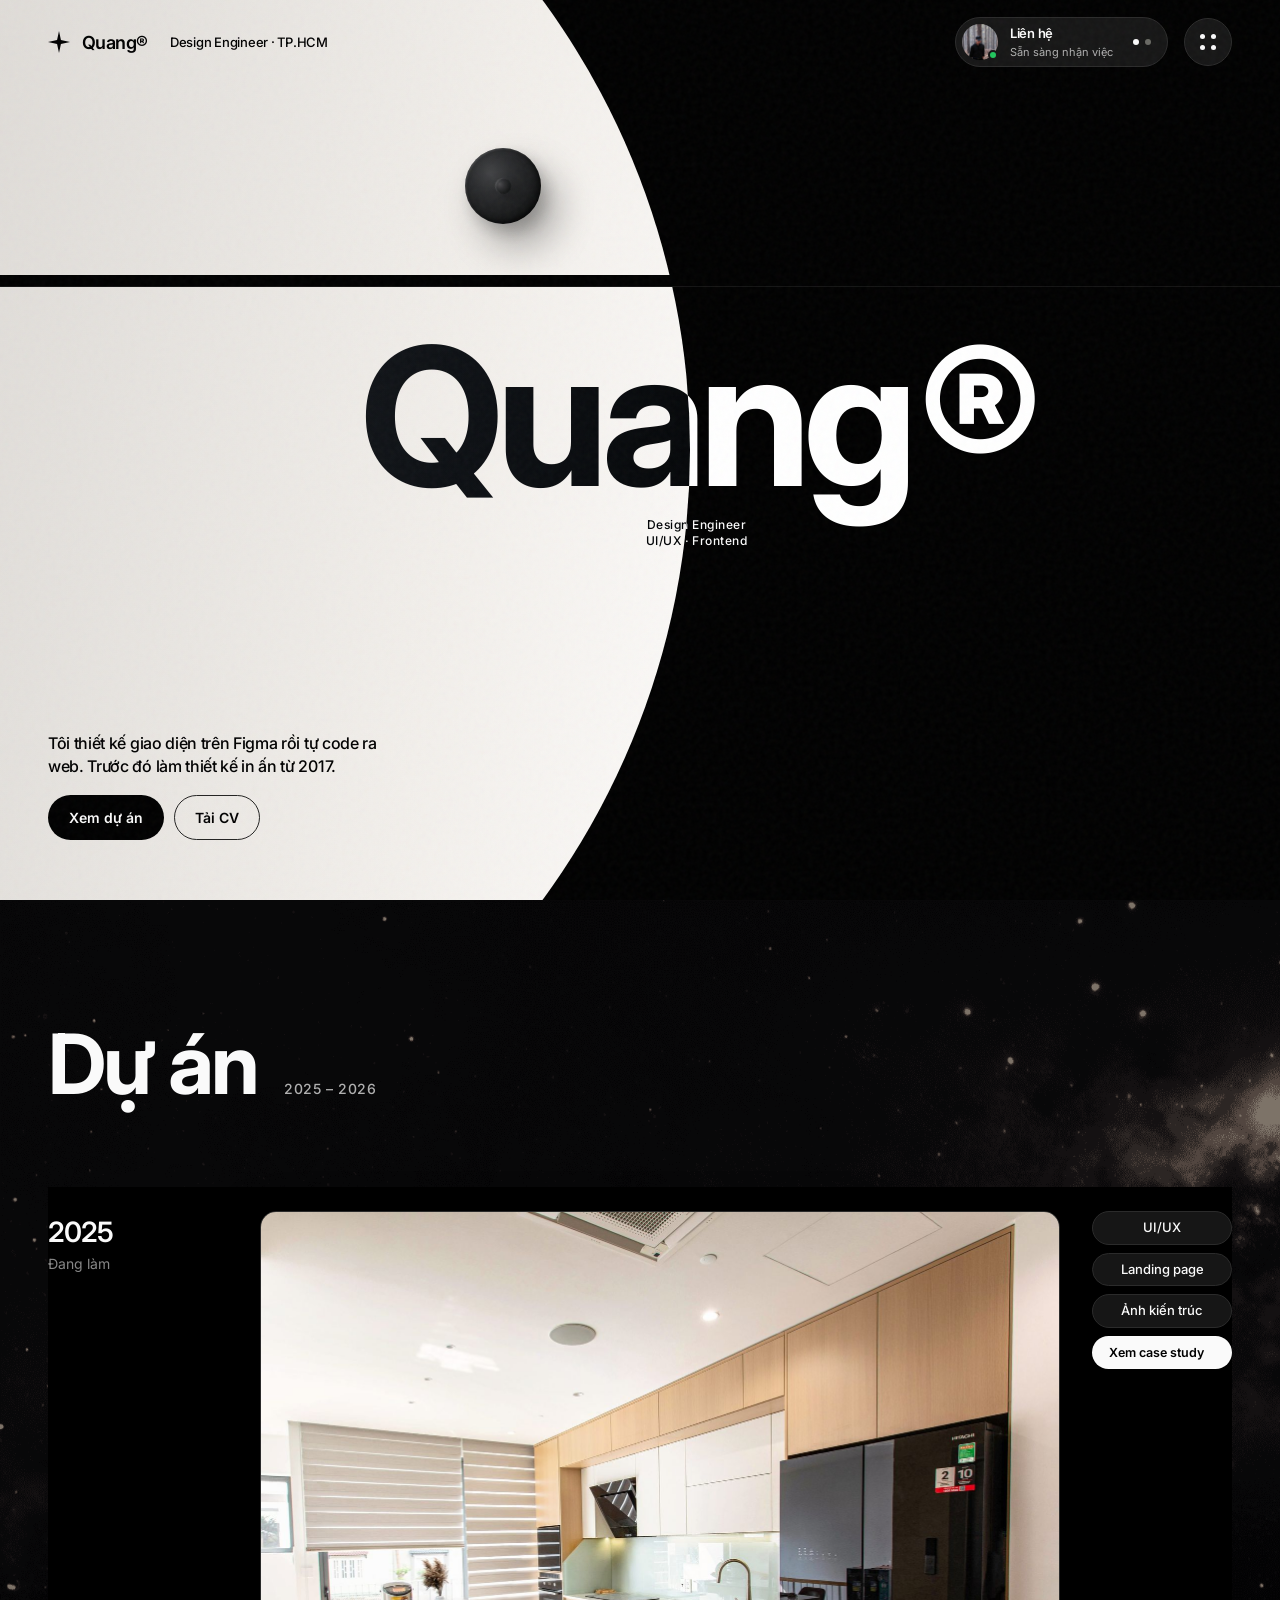
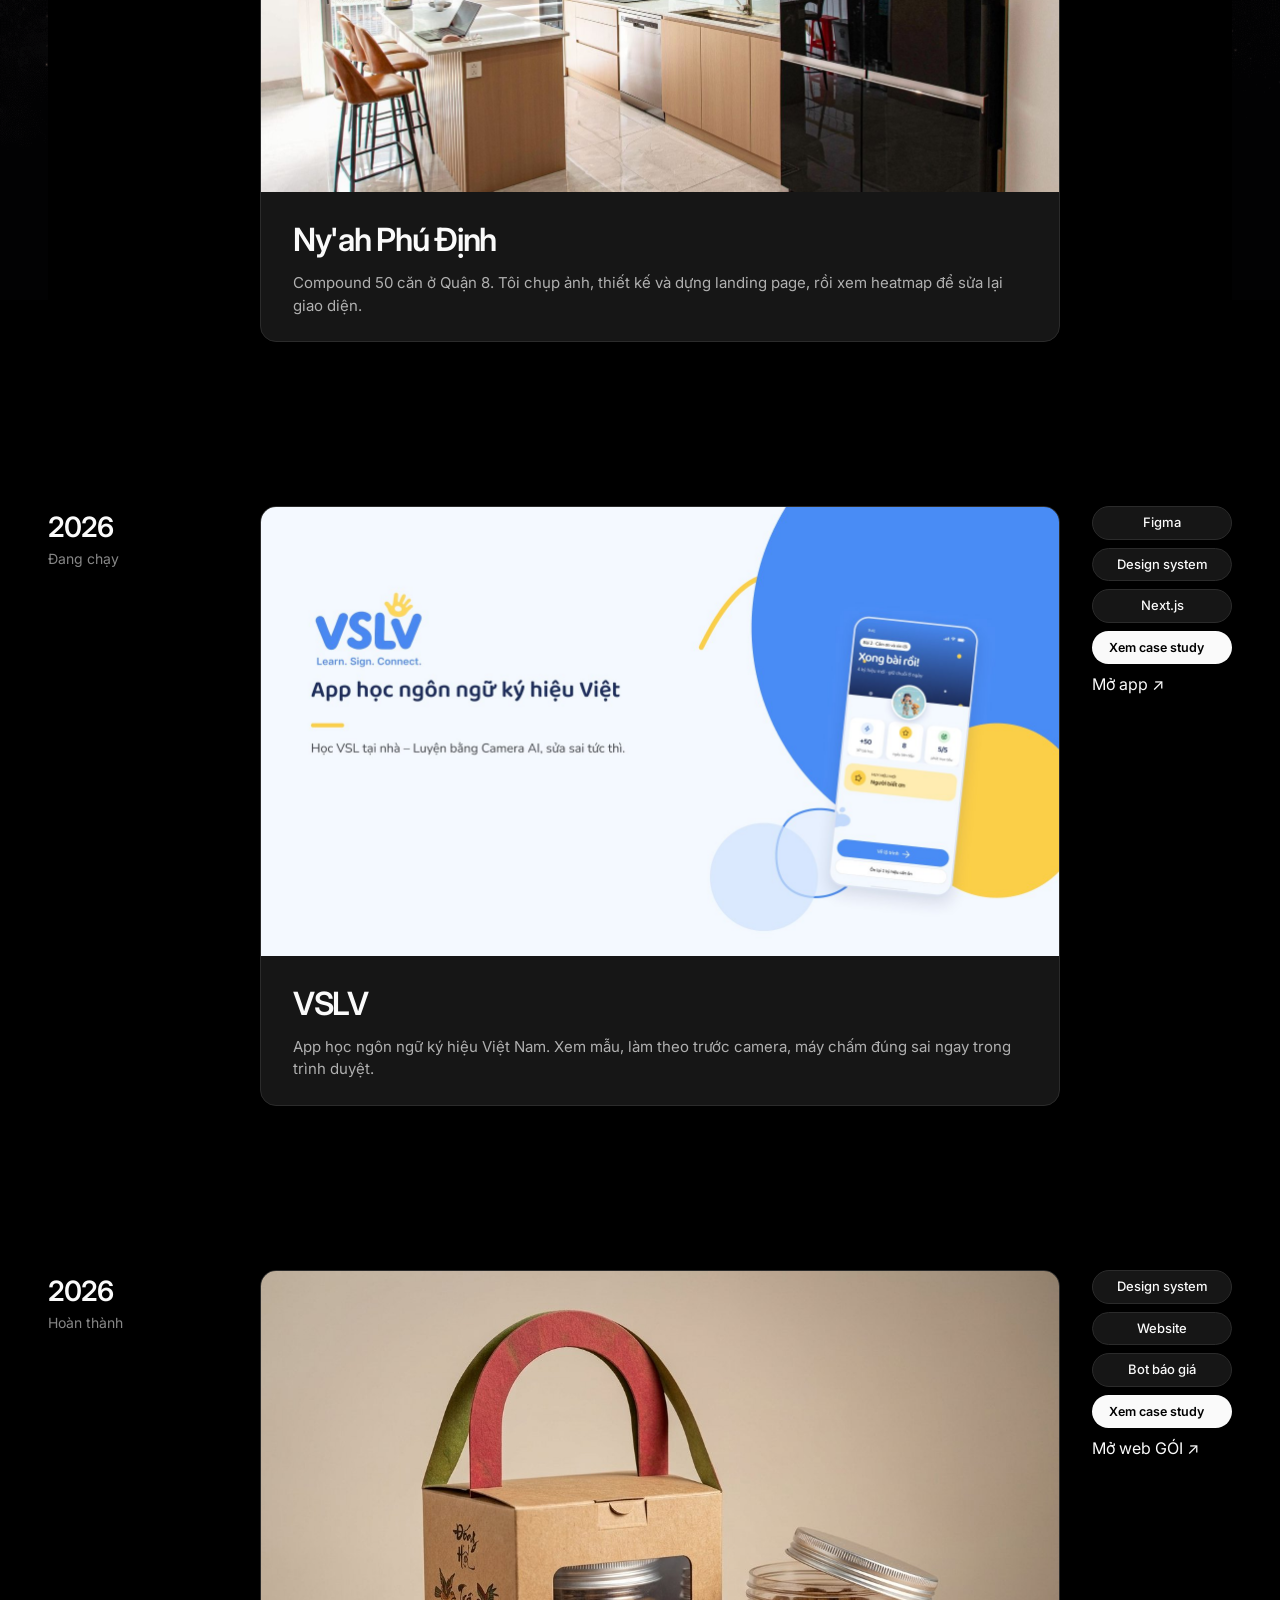
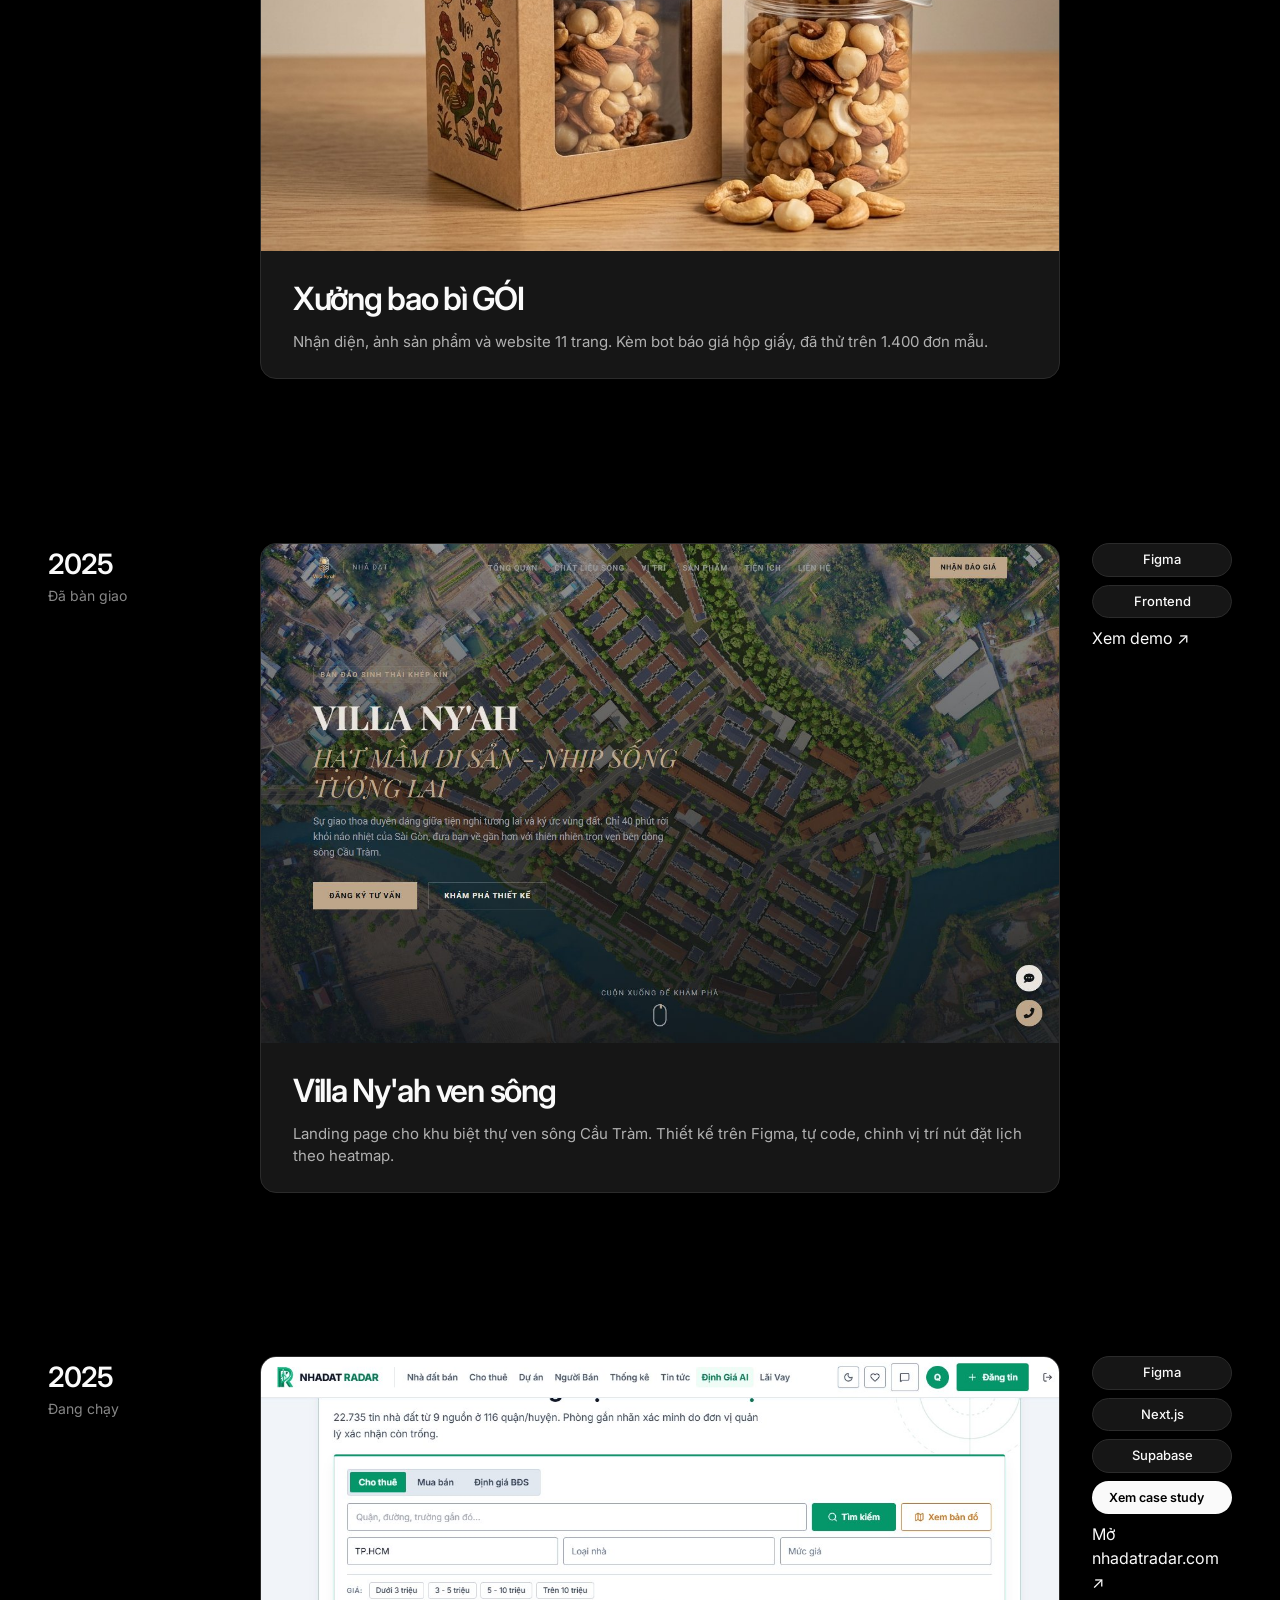
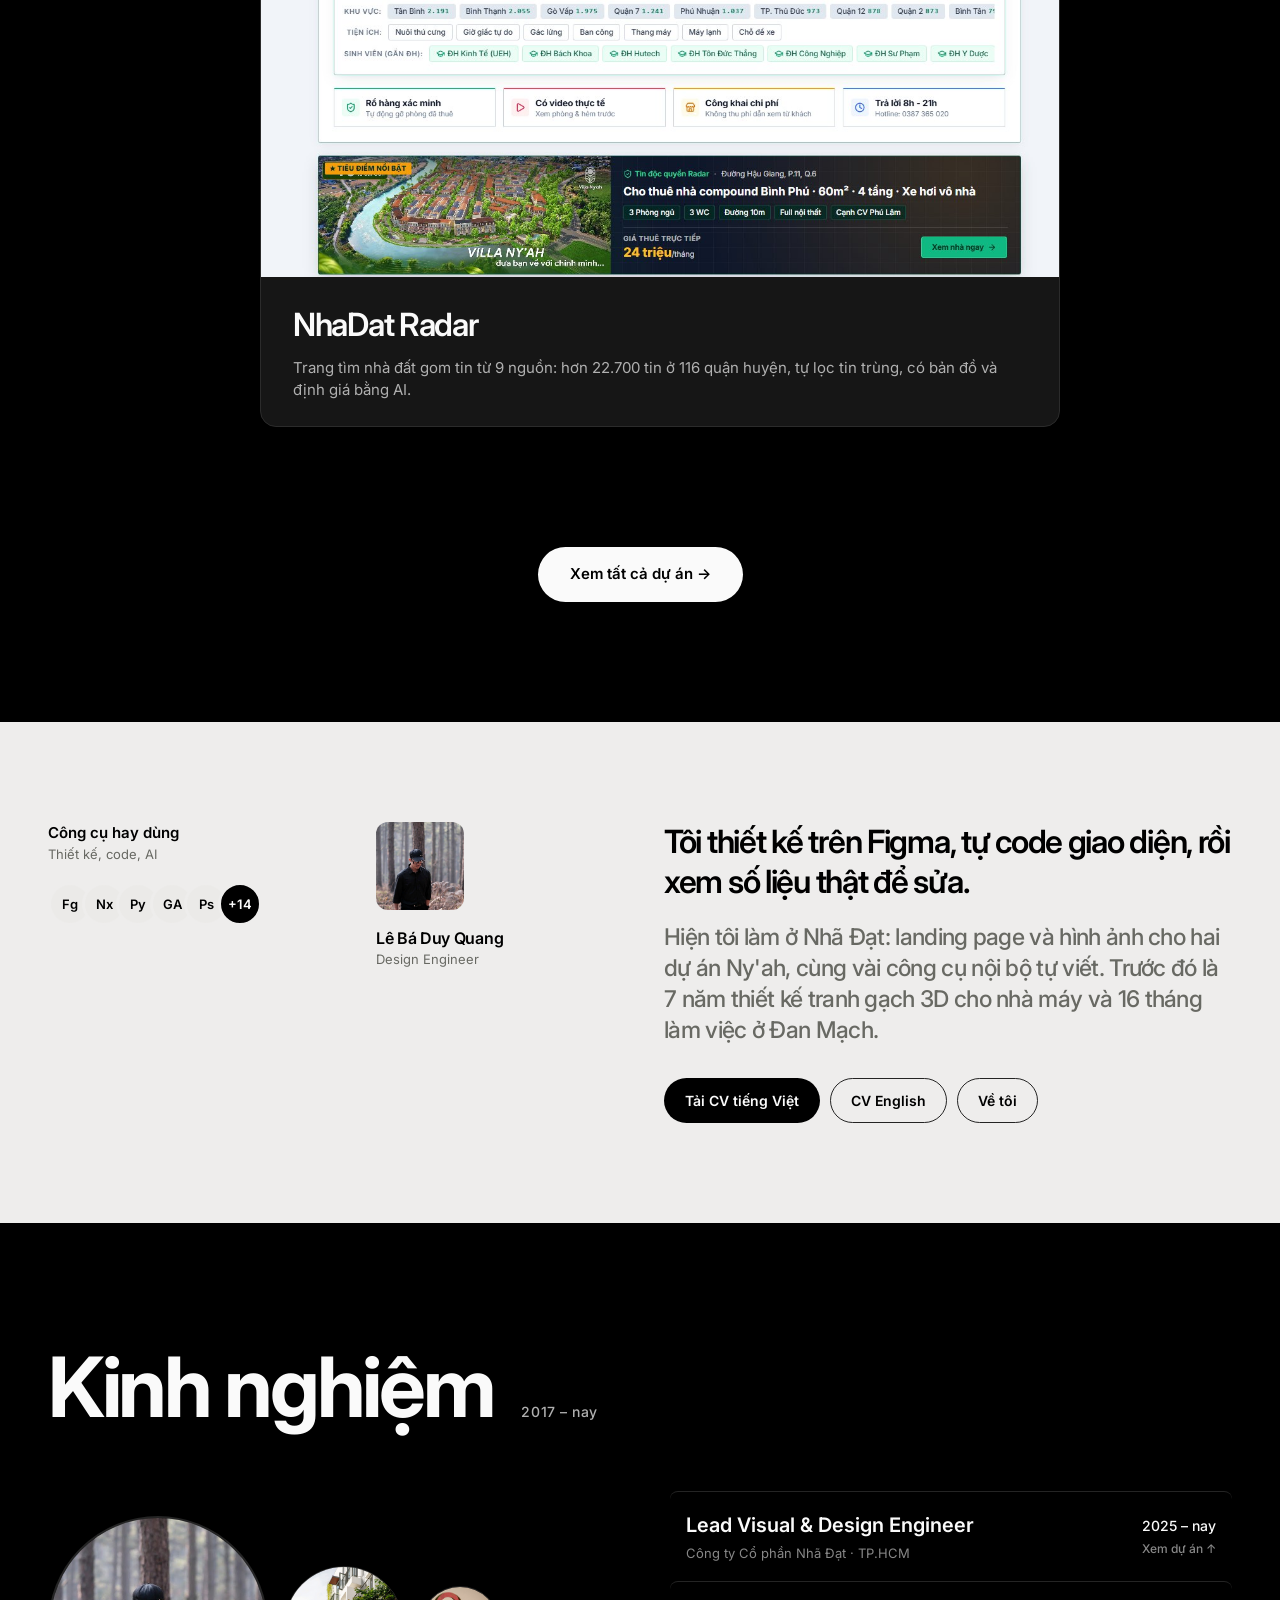
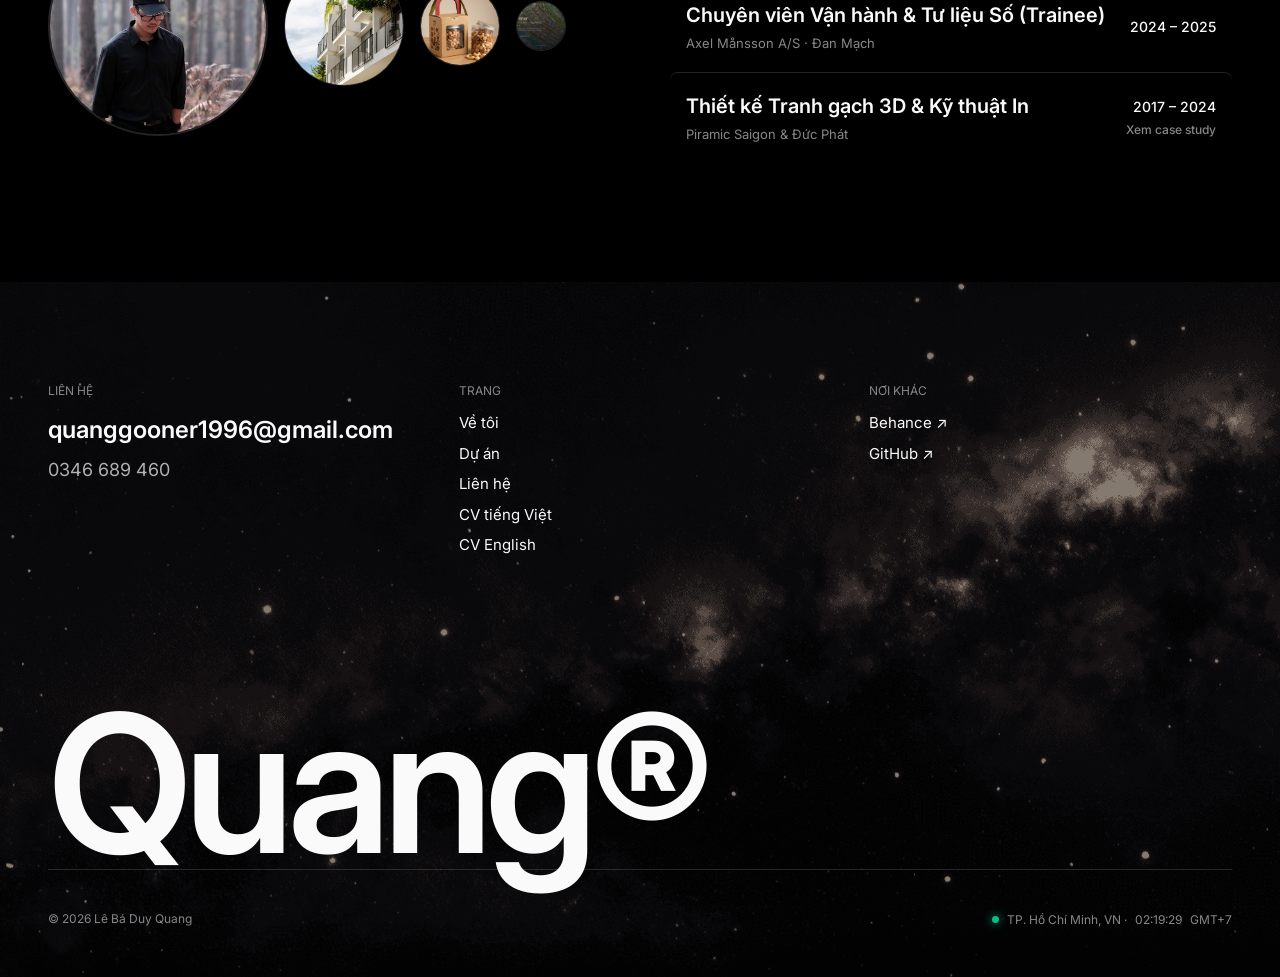
<file: index.html>
<!DOCTYPE html>
<html lang="vi">
<head>
  <meta charset="UTF-8">
  <meta name="viewport" content="width=device-width, initial-scale=1.0">
  <title>Lê Bá Duy Quang · Design Engineer</title>
  <meta name="description" content="Lê Bá Duy Quang, Design Engineer ở TP.HCM. Thiết kế giao diện trên Figma, tự code web, chụp ảnh kiến trúc.">
  <meta name="author" content="Lê Bá Duy Quang">
  <meta name="theme-color" content="#000000">

  <!-- Open Graph -->
  <meta property="og:type" content="website">
  <meta property="og:title" content="Lê Bá Duy Quang · Design Engineer">
  <meta property="og:description" content="Thiết kế giao diện trên Figma, tự code web, chụp ảnh kiến trúc. TP.HCM.">
  <meta property="og:image" content="https://quang507.github.io/Porfolio/media/og-cover.jpg">
  <meta property="og:image:width" content="1200">
  <meta property="og:image:height" content="630">
  <meta property="og:url" content="https://quang507.github.io/Porfolio/">
  <meta name="twitter:card" content="summary_large_image">
  <meta property="og:locale" content="vi_VN">

  <!-- Favicon -->
  <link rel="icon" href="data:image/svg+xml,<svg xmlns='http://www.w3.org/2000/svg' viewBox='0 0 100 100'><rect width='100' height='100' fill='%23000'/><text x='50' y='73' font-size='68' font-family='Inter,Helvetica,Arial' font-weight='600' text-anchor='middle' fill='%23fafafa'>Q</text></svg>">

  <!-- Typography: Inter font -->
  <link rel="preconnect" href="https://fonts.googleapis.com">
  <link rel="preconnect" href="https://fonts.gstatic.com" crossorigin>
  <link href="https://fonts.googleapis.com/css2?family=Inter:wght@300;400;500;600;700&display=swap" rel="stylesheet">

  <link rel="stylesheet" href="assets/styles/astra.css?v=3.5">
</head>
<body class="hero-active">

  <!-- MENU OVERLAY -->
  <div class="menu-overlay" id="menuOverlay" aria-hidden="true">
    <div class="menu-overlay-header">
      <div class="header-left">
        <svg class="header-star-logo" viewBox="0 0 16 16" fill="currentColor">
          <path d="M8 0L9.4 6.6L16 8L9.4 9.4L8 16L6.6 9.4L0 8L6.6 6.6L8 0Z" />
        </svg>
        <span class="header-brand">Quang®</span>
      </div>
      <button class="menu-close-btn" type="button" aria-label="Đóng menu">
        <div class="menu-close-grid">
          <span></span><span></span><span></span><span></span><span></span>
        </div>
      </button>
    </div>

    <nav class="menu-overlay-nav">
      <a href="index.html" class="active">Trang chủ</a>
      <a href="projects.html">Dự án</a>
      <a href="about.html">Về tôi</a>
      <a href="contact.html">Liên hệ</a>
    </nav>

    <div class="menu-overlay-footer">
      <div>TP. Hồ Chí Minh</div>
      <div><a href="mailto:quanggooner1996@gmail.com">quanggooner1996@gmail.com</a></div>
      <div><a href="tel:+84346689460">0346 689 460</a></div>
    </div>
  </div>

  <!-- HEADER -->
  <header class="site-header">
    <div class="header-left">
      <svg class="header-star-logo" viewBox="0 0 16 16" fill="currentColor">
        <path d="M8 0L9.4 6.6L16 8L9.4 9.4L8 16L6.6 9.4L0 8L6.6 6.6L8 0Z" />
      </svg>
      <a href="#top" class="header-brand">Quang®</a>
    </div>

    <div class="header-center">
      <span>Design Engineer · TP.HCM</span>
    </div>

    <div class="header-right">
      <a href="contact.html" class="contact-pill">
        <div class="contact-pill-avatar-wrap">
          <img src="media/portrait.jpg" alt="Lê Bá Duy Quang" class="contact-pill-avatar">
          <span class="contact-pill-status"></span>
        </div>
        <div class="contact-pill-text">
          <div class="contact-pill-title">Liên hệ</div>
          <div class="contact-pill-sub">Sẵn sàng nhận việc</div>
        </div>
        <div class="contact-pill-dots">
          <span></span><span></span>
        </div>
      </a>

      <button class="menu-trigger-btn" type="button" aria-label="Mở menu" id="menuTriggerBtn">
        <div class="menu-trigger-dots">
          <span></span><span></span><span></span><span></span>
        </div>
      </button>
    </div>
  </header>

  <!-- 01 HERO -->
  <section class="hero-section" id="top">
    <div class="hero-cosmos-bg">
      <video class="hero-cosmos-video" autoplay muted loop playsinline preload="auto">
        <source src="media/bg-hero.mp4" type="video/mp4">
      </video>
    </div>

    <div class="hero-lens-ring-outer"></div>
    <div class="hero-lens-ring-inner"></div>

    <div class="hero-planet"></div>

    <div class="hero-satellite-wrap">
      <div class="hero-satellite-orb"></div>
      <div class="hero-moon-path" aria-hidden="true">
        <div class="hero-moon-x"><div class="hero-moon"></div></div>
      </div>
    </div>

    <div class="hero-streak-bar" aria-hidden="true"></div>

    <div class="hero-title-wrap">
      <h1 class="hero-display-title"><span class="hero-name">Quang</span><span class="hero-reg">®</span></h1>
      <div class="hero-brand-descriptor">
        <div>Design Engineer</div>
        <div>UI/UX · Frontend</div>
      </div>
    </div>

    <!-- Một câu giới thiệu + hai nút, thay cho danh sách 4 dịch vụ -->
    <div class="hero-services-list hero-intro">
      <p class="hero-intro-text">Tôi thiết kế giao diện trên Figma rồi tự code ra web. Trước đó làm thiết kế in ấn từ 2017.</p>
      <div class="hero-intro-actions">
        <a href="#projects" class="hero-intro-btn primary">Xem dự án</a>
        <a href="assets/docs/Quang's CV.pdf" target="_blank" rel="noopener" class="hero-intro-btn">Tải CV</a>
      </div>
    </div>
  </section>

  <!-- 02 DỰ ÁN -->
  <section class="section-projects" id="projects">
    <div class="projects-sky-bg"></div>

    <div class="paper-grid" style="position: relative; z-index: 2;">
      <div class="services-head">
        <h2 class="section-big-title">Dự án</h2>
        <div class="section-count-tag">2025 – 2026</div>
      </div>

      <div class="timeline-items-stack">
        <article class="timeline-card-row" id="project-nyah">
          <div class="timeline-date-block">
            <div class="timeline-date">2025</div>
            <div class="timeline-year">Đang làm</div>
          </div>
          <div class="timeline-card">
            <img src="media/nyah-photo-2.jpg" alt="Căn mẫu Ny'ah Phú Định" class="timeline-card-media" loading="lazy">
            <div class="timeline-card-meta">
              <h3 class="timeline-card-title">Ny'ah Phú Định</h3>
              <p class="timeline-card-desc">Compound 50 căn ở Quận 8. Tôi chụp ảnh, thiết kế và dựng landing page, rồi xem heatmap để sửa lại giao diện.</p>
            </div>
          </div>
          <div class="timeline-roles-stack">
            <div class="role-badge">UI/UX</div>
            <div class="role-badge">Landing page</div>
            <div class="role-badge">Ảnh kiến trúc</div>
            <button type="button" class="cs-trigger-btn light" data-casestudy="nyah" onclick="openCaseStudy('nyah')">Xem case study</button>
          </div>
        </article>

        <article class="timeline-card-row" id="project-vslv">
          <div class="timeline-date-block">
            <div class="timeline-date">2026</div>
            <div class="timeline-year">Đang chạy</div>
          </div>
          <div class="timeline-card">
            <img src="media/vslv-cover.jpg" alt="VSLV, app học ngôn ngữ ký hiệu Việt" class="timeline-card-media" loading="lazy">
            <div class="timeline-card-meta">
              <h3 class="timeline-card-title">VSLV</h3>
              <p class="timeline-card-desc">App học ngôn ngữ ký hiệu Việt Nam. Xem mẫu, làm theo trước camera, máy chấm đúng sai ngay trong trình duyệt.</p>
            </div>
          </div>
          <div class="timeline-roles-stack">
            <div class="role-badge">Figma</div>
            <div class="role-badge">Design system</div>
            <div class="role-badge">Next.js</div>
            <button type="button" class="cs-trigger-btn light" data-casestudy="vslv" onclick="openCaseStudy('vslv')">Xem case study</button>
            <a href="https://quang507.github.io/VSL/" target="_blank" rel="noopener" class="timeline-view-link">Mở app ↗</a>
          </div>
        </article>

        <article class="timeline-card-row" id="project-goi">
          <div class="timeline-date-block">
            <div class="timeline-date">2026</div>
            <div class="timeline-year">Hoàn thành</div>
          </div>
          <div class="timeline-card">
            <img src="media/goi-1.jpg" alt="Bao bì GÓI" class="timeline-card-media" loading="lazy">
            <div class="timeline-card-meta">
              <h3 class="timeline-card-title">Xưởng bao bì GÓI</h3>
              <p class="timeline-card-desc">Nhận diện, ảnh sản phẩm và website 11 trang. Kèm bot báo giá hộp giấy, đã thử trên 1.400 đơn mẫu.</p>
            </div>
          </div>
          <div class="timeline-roles-stack">
            <div class="role-badge">Design system</div>
            <div class="role-badge">Website</div>
            <div class="role-badge">Bot báo giá</div>
            <button type="button" class="cs-trigger-btn light" data-casestudy="goi" onclick="openCaseStudy('goi')">Xem case study</button>
            <a href="https://goi-v2.vercel.app" target="_blank" rel="noopener" class="timeline-view-link">Mở web GÓI ↗</a>
          </div>
        </article>

        <article class="timeline-card-row" id="project-villa">
          <div class="timeline-date-block">
            <div class="timeline-date">2025</div>
            <div class="timeline-year">Đã bàn giao</div>
          </div>
          <div class="timeline-card">
            <img src="media/shot-nyah-landing.jpg" alt="Landing page Villa Ny'ah" class="timeline-card-media" loading="lazy">
            <div class="timeline-card-meta">
              <h3 class="timeline-card-title">Villa Ny'ah ven sông</h3>
              <p class="timeline-card-desc">Landing page cho khu biệt thự ven sông Cầu Tràm. Thiết kế trên Figma, tự code, chỉnh vị trí nút đặt lịch theo heatmap.</p>
            </div>
          </div>
          <div class="timeline-roles-stack">
            <div class="role-badge">Figma</div>
            <div class="role-badge">Frontend</div>
            <a href="https://polite-hamster-cf3510.netlify.app/" target="_blank" rel="noopener" class="timeline-view-link">Xem demo ↗</a>
          </div>
        </article>

        <article class="timeline-card-row" id="project-radar">
          <div class="timeline-date-block">
            <div class="timeline-date">2025</div>
            <div class="timeline-year">Đang chạy</div>
          </div>
          <div class="timeline-card">
            <img src="media/shot-nhadat-radar.jpg" alt="Trang chủ NhaDat Radar" class="timeline-card-media" loading="lazy">
            <div class="timeline-card-meta">
              <h3 class="timeline-card-title">NhaDat Radar</h3>
              <p class="timeline-card-desc">Trang tìm nhà đất gom tin từ 9 nguồn: hơn 22.700 tin ở 116 quận huyện, tự lọc tin trùng, có bản đồ và định giá bằng AI.</p>
            </div>
          </div>
          <div class="timeline-roles-stack">
            <div class="role-badge">Figma</div>
            <div class="role-badge">Next.js</div>
            <div class="role-badge">Supabase</div>
            <button type="button" class="cs-trigger-btn light" data-casestudy="radar" onclick="openCaseStudy('radar')">Xem case study</button>
            <a href="https://nhadatradar.com" target="_blank" rel="noopener" class="timeline-view-link">Mở nhadatradar.com ↗</a>
          </div>
        </article>
      </div>

      <div style="text-align: center; margin-top: 60px;">
        <a href="projects.html" class="pricing-btn">Xem tất cả dự án →</a>
      </div>
    </div>
  </section>

  <!-- 03 GIỚI THIỆU -->
  <section class="section-paper" id="about-intro">
    <div class="paper-grid">
      <div class="founder-editorial-row">
        <div class="tools-stack-block">
          <div class="tools-stack-title">Công cụ hay dùng</div>
          <div class="tools-stack-sub">Thiết kế, code, AI</div>
          <div class="tools-badges-cluster">
            <button type="button" class="tool-badge" title="Figma" aria-label="Figma, xem tất cả công cụ">Fg</button>
            <button type="button" class="tool-badge" title="Next.js" aria-label="Next.js, xem tất cả công cụ">Nx</button>
            <button type="button" class="tool-badge" title="Python" aria-label="Python, xem tất cả công cụ">Py</button>
            <button type="button" class="tool-badge" title="Google Analytics" aria-label="Google Analytics, xem tất cả công cụ">GA</button>
            <button type="button" class="tool-badge" title="Photoshop" aria-label="Photoshop, xem tất cả công cụ">Ps</button>
            <button type="button" class="tool-badge dark tool-badge-more" title="Xem tất cả công cụ" aria-label="Xem tất cả công cụ" id="toolBadgeMore">+14</button>
          </div>
          <div class="tools-popover" id="toolsPopover" aria-hidden="true">
            <div class="tools-popover-title">Tất cả công cụ</div>
            <div class="tools-popover-tags">
              <span>Figma</span><span>Next.js</span><span>Python</span><span>Google Analytics 4</span><span>Photoshop</span>
              <span>TypeScript</span><span>Tailwind CSS</span><span>Supabase / PostGIS</span><span>pgvector / FAISS</span>
              <span>Microsoft Clarity</span><span>Search Console (GSC)</span><span>Gemini / Claude API</span><span>ComfyUI</span>
              <span>Flow (Veo) / Seedance</span><span>Illustrator</span><span>InDesign</span><span>Premiere Pro</span>
              <span>Playwright</span><span>Vercel / Git</span>
            </div>
          </div>
        </div>

        <div class="founder-bio-card">
          <img src="media/portrait.jpg" alt="Lê Bá Duy Quang" class="founder-portrait-img">
          <div class="founder-name">Lê Bá Duy Quang</div>
          <div class="founder-role">Design Engineer</div>
        </div>

        <div class="editorial-statement-block">
          <h2 class="statement-main">Tôi thiết kế trên Figma, tự code giao diện, rồi xem số liệu thật để sửa.</h2>
          <p class="statement-muted">Hiện tôi làm ở Nhã Đạt: landing page và hình ảnh cho hai dự án Ny'ah, cùng vài công cụ nội bộ tự viết. Trước đó là 7 năm thiết kế tranh gạch 3D cho nhà máy và 16 tháng làm việc ở Đan Mạch.</p>
          <div class="statement-actions">
            <a href="assets/docs/Quang's CV.pdf" target="_blank" rel="noopener" class="hero-intro-btn primary">Tải CV tiếng Việt</a>
            <a href="assets/docs/Quang's CV English.pdf" target="_blank" rel="noopener" class="hero-intro-btn">CV English</a>
            <a href="about.html" class="hero-intro-btn">Về tôi</a>
          </div>
        </div>
      </div>
    </div>
  </section>

  <!-- 04 KINH NGHIỆM -->
  <section class="section-experience" id="experience">
    <div class="paper-grid">
      <div class="services-head">
        <h2 class="section-big-title">Kinh nghiệm</h2>
        <div class="section-count-tag">2017 – nay</div>
      </div>

      <div class="experience-layout-grid">
        <div class="planets-arc-wrap">
          <a href="about.html" title="Về tôi"><img src="media/portrait.jpg" alt="Lê Bá Duy Quang" class="planet-item-portrait"></a>
          <a href="#project-nyah" data-project="project-nyah" title="Xem dự án Ny'ah Phú Định"><img src="media/nyah-photo-1.jpg" alt="Ny'ah Phú Định" class="planet-item" style="width: 120px; height: 120px;"></a>
          <a href="#project-goi" data-project="project-goi" title="Xem dự án GÓI"><img src="media/goi-1.jpg" alt="Bao bì GÓI" class="planet-item" style="width: 80px; height: 80px;"></a>
          <a href="#project-villa" data-project="project-villa" title="Xem dự án Villa Ny'ah"><img src="media/shot-nyah-landing.jpg" alt="Villa Ny'ah" class="planet-item" style="width: 50px; height: 50px;"></a>
        </div>

        <div class="stages-list">
          <a class="stage-item is-link" href="#project-nyah" data-project="project-nyah">
            <div>
              <div class="stage-name">Lead Visual &amp; Design Engineer</div>
              <div class="stage-sub">Công ty Cổ phần Nhã Đạt · TP.HCM</div>
            </div>
            <div class="stage-side">
              <div>2025 – nay</div>
              <div class="stage-hint">Xem dự án ↑</div>
            </div>
          </a>

          <div class="stage-item">
            <div>
              <div class="stage-name">Chuyên viên Vận hành &amp; Tư liệu Số (Trainee)</div>
              <div class="stage-sub">Axel Månsson A/S · Đan Mạch</div>
            </div>
            <div class="stage-side">
              <div>2024 – 2025</div>
            </div>
          </div>

          <button type="button" class="stage-item is-link" onclick="openCaseStudy('tiles')">
            <div>
              <div class="stage-name">Thiết kế Tranh gạch 3D &amp; Kỹ thuật In</div>
              <div class="stage-sub">Piramic Saigon &amp; Đức Phát</div>
            </div>
            <div class="stage-side">
              <div>2017 – 2024</div>
              <div class="stage-hint">Xem case study</div>
            </div>
          </button>
        </div>
      </div>
    </div>
  </section>

  <!-- 05 FOOTER -->
  <footer class="site-footer" id="contact">
    <div class="footer-sky-bg">
      <video class="footer-cosmos-video" autoplay muted loop playsinline preload="auto">
        <source src="media/bg-footer.mp4" type="video/mp4">
      </video>
    </div>

    <div class="footer-content">
      <div class="footer-top-grid">
        <div>
          <div style="font-size: 12px; color: var(--text-light-subtle); margin-bottom: 12px;">LIÊN HỆ</div>
          <div style="font-size: 24px; font-weight: 600; margin-bottom: 8px;">
            <a href="mailto:quanggooner1996@gmail.com">quanggooner1996@gmail.com</a>
          </div>
          <div style="font-size: 18px; color: var(--text-light-muted);">
            <a href="tel:+84346689460">0346 689 460</a>
          </div>
        </div>

        <div>
          <div style="font-size: 12px; color: var(--text-light-subtle); margin-bottom: 12px;">TRANG</div>
          <div style="display: flex; flex-direction: column; gap: 8px; font-size: 15px;">
            <a href="about.html">Về tôi</a>
            <a href="projects.html">Dự án</a>
            <a href="contact.html">Liên hệ</a>
            <a href="assets/docs/Quang's CV.pdf" target="_blank" rel="noopener">CV tiếng Việt</a>
            <a href="assets/docs/Quang's CV English.pdf" target="_blank" rel="noopener">CV English</a>
          </div>
        </div>

        <div>
          <div style="font-size: 12px; color: var(--text-light-subtle); margin-bottom: 12px;">NƠI KHÁC</div>
          <div style="display: flex; flex-direction: column; gap: 8px; font-size: 15px;">
            <a href="https://www.behance.net/quanglee1996" target="_blank" rel="noopener">Behance ↗</a>
            <a href="https://github.com/quang507" target="_blank" rel="noopener">GitHub ↗</a>
          </div>
        </div>
      </div>

      <a href="#top" class="footer-giant-brand-link" title="Lên đầu trang" aria-label="Lên đầu trang"><div class="footer-giant-brand">Quang®</div></a>

      <div class="footer-bottom-bar">
        <div>© 2026 Lê Bá Duy Quang</div>
        <div>TP. Hồ Chí Minh, Việt Nam · GMT+7</div>
      </div>
    </div>
  </footer>

  <script src="assets/astra.js?v=3.5"></script>
</body>
</html>
</file>
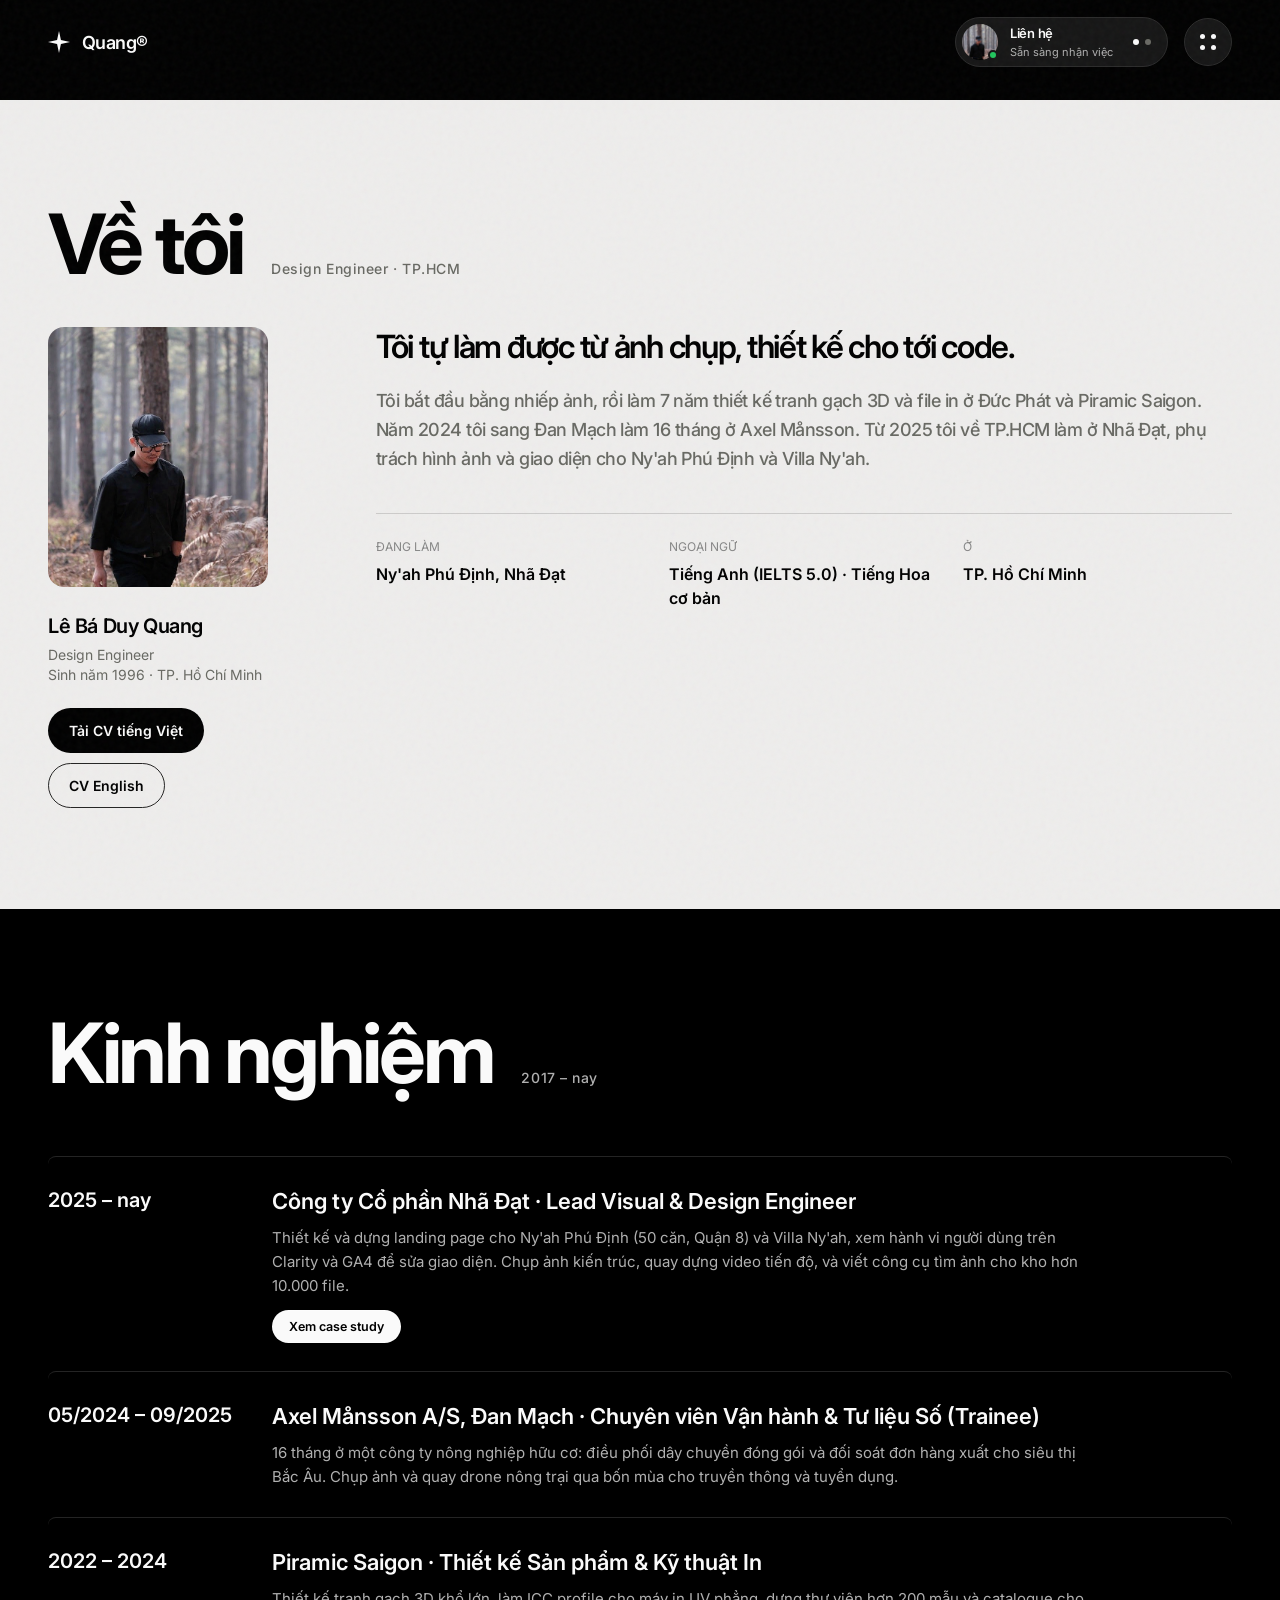
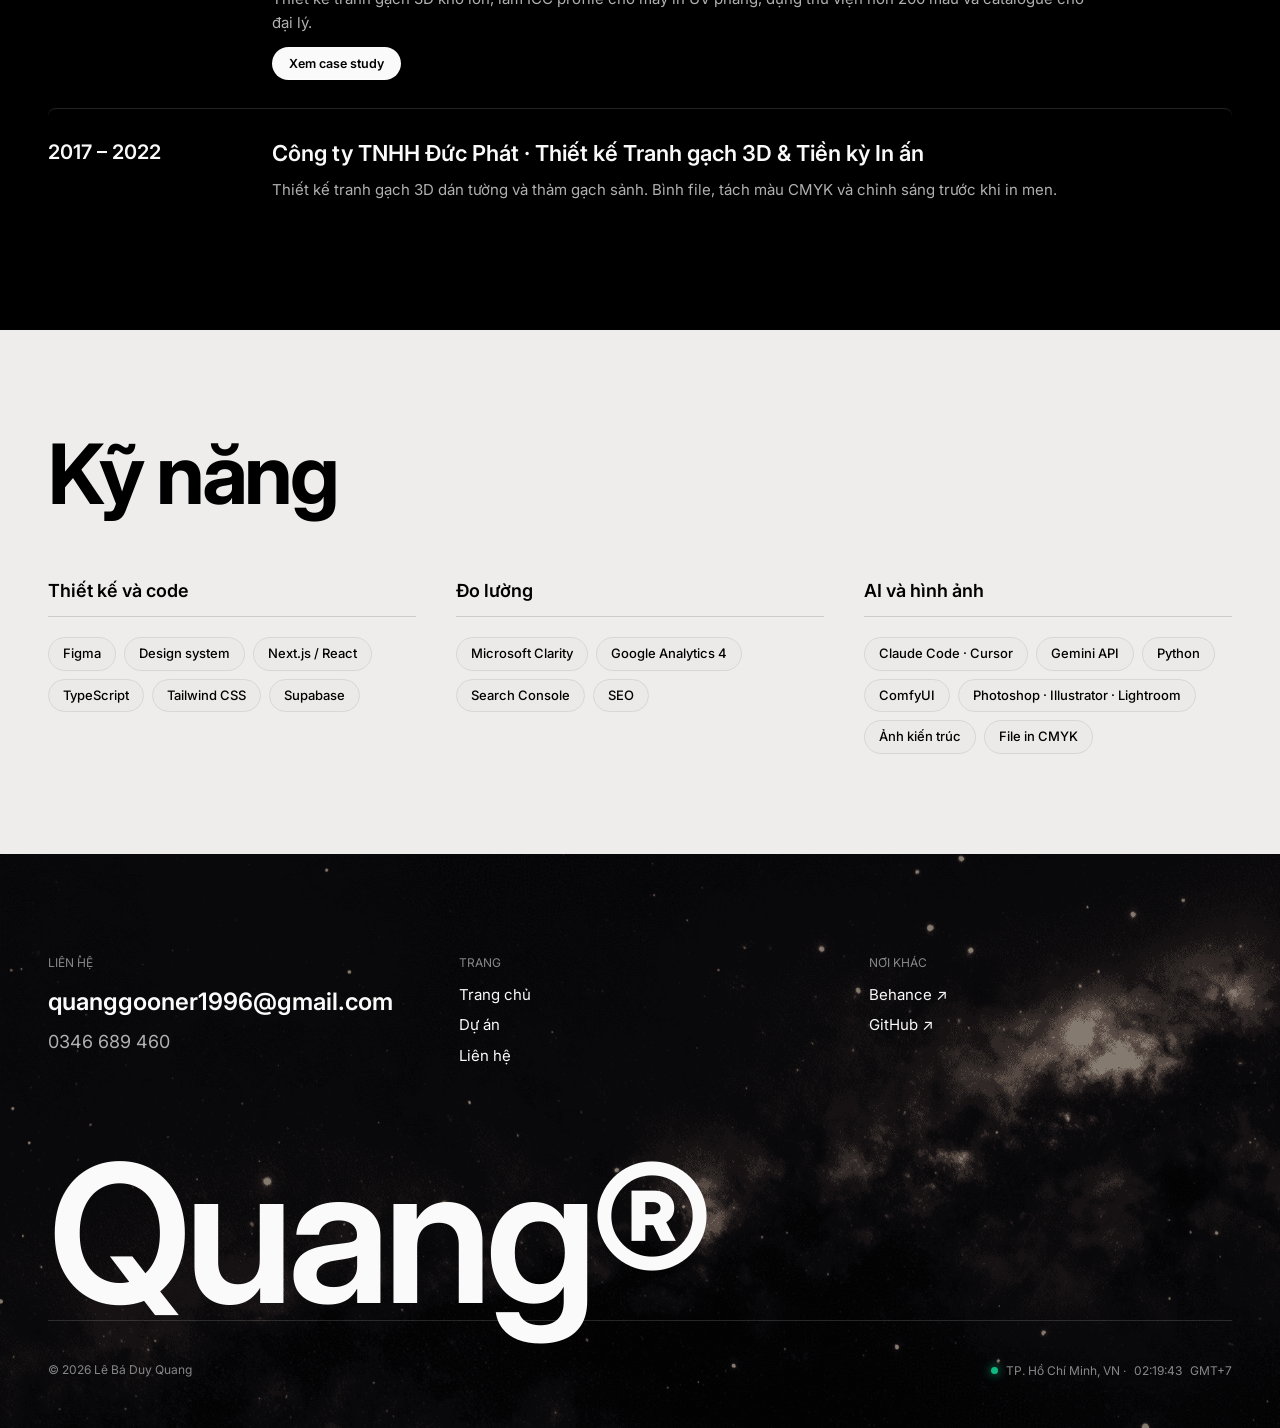
<file: about.html>
<!DOCTYPE html>
<html lang="vi">
<head>
  <meta charset="UTF-8">
  <meta name="viewport" content="width=device-width, initial-scale=1.0">
  <title>Về tôi · Lê Bá Duy Quang</title>
  <meta name="description" content="Lê Bá Duy Quang, Design Engineer ở TP.HCM. Kinh nghiệm, kỹ năng và CV.">
  <meta name="author" content="Lê Bá Duy Quang">
  <meta name="theme-color" content="#000000">

  <!-- Open Graph -->
  <meta property="og:type" content="website">
  <meta property="og:title" content="Về tôi · Lê Bá Duy Quang">
  <meta property="og:description" content="Kinh nghiệm, kỹ năng và CV của Lê Bá Duy Quang.">
  <meta property="og:image" content="https://quang507.github.io/Porfolio/media/og-cover.jpg">
  <meta property="og:image:width" content="1200">
  <meta property="og:image:height" content="630">
  <meta property="og:url" content="https://quang507.github.io/Porfolio/about.html">
  <meta name="twitter:card" content="summary_large_image">
  <meta property="og:locale" content="vi_VN">

  <!-- Favicon -->
  <link rel="icon" href="data:image/svg+xml,<svg xmlns='http://www.w3.org/2000/svg' viewBox='0 0 100 100'><rect width='100' height='100' fill='%23000'/><text x='50' y='73' font-size='68' font-family='Inter,Helvetica,Arial' font-weight='600' text-anchor='middle' fill='%23fafafa'>Q</text></svg>">

  <!-- Typography -->
  <link rel="preconnect" href="https://fonts.googleapis.com">
  <link rel="preconnect" href="https://fonts.gstatic.com" crossorigin>
  <link href="https://fonts.googleapis.com/css2?family=Inter:wght@300;400;500;600;700&display=swap" rel="stylesheet">

  <!-- Astra CSS -->
  <link rel="stylesheet" href="assets/styles/astra.css?v=3.5">
</head>
<body>

  <!-- Menu Overlay -->
  <div class="menu-overlay" id="menuOverlay" aria-hidden="true">
    <div class="menu-overlay-header">
      <div class="header-left">
        <svg class="header-star-logo" viewBox="0 0 16 16" fill="currentColor">
          <path d="M8 0L9.4 6.6L16 8L9.4 9.4L8 16L6.6 9.4L0 8L6.6 6.6L8 0Z" />
        </svg>
        <span class="header-brand">Quang®</span>
      </div>
      <button class="menu-close-btn" type="button" aria-label="Đóng bảng điều hướng">
        <div class="menu-close-grid">
          <span></span><span></span><span></span><span></span><span></span>
        </div>
      </button>
    </div>

    <nav class="menu-overlay-nav">
      <a href="index.html">Trang chủ</a>
      <a href="about.html" class="active">Về tôi</a>
      <a href="projects.html">Dự án</a>
      <a href="contact.html">Liên hệ</a>
    </nav>

    <div class="menu-overlay-footer">
      <div>TP. Hồ Chí Minh, Việt Nam · GMT+7</div>
      <div><a href="mailto:quanggooner1996@gmail.com">quanggooner1996@gmail.com</a></div>
      <div>Hotline: <a href="tel:+84346689460">0346 689 460</a></div>
    </div>
  </div>

  <!-- Header -->
  <header class="site-header">
    <div class="header-left">
      <svg class="header-star-logo" viewBox="0 0 16 16" fill="currentColor">
        <path d="M8 0L9.4 6.6L16 8L9.4 9.4L8 16L6.6 9.4L0 8L6.6 6.6L8 0Z" />
      </svg>
      <a href="index.html" class="header-brand">Quang®</a>
    </div>

    <div class="header-center">
      <span>Về tôi</span>
    </div>

    <div class="header-right">
      <a href="contact.html" class="contact-pill">
        <div class="contact-pill-avatar-wrap">
          <img src="media/portrait.jpg" alt="Lê Bá Duy Quang" class="contact-pill-avatar">
          <span class="contact-pill-status"></span>
        </div>
        <div class="contact-pill-text">
          <div class="contact-pill-title">Liên hệ</div>
          <div class="contact-pill-sub">Sẵn sàng nhận việc</div>
        </div>
        <div class="contact-pill-dots">
          <span></span><span></span>
        </div>
      </a>

      <button class="menu-trigger-btn" type="button" aria-label="Mở menu" id="menuTriggerBtn">
        <div class="menu-trigger-dots">
          <span></span><span></span><span></span><span></span>
        </div>
      </button>
    </div>
  </header>

  <main style="padding-top: 100px;">
    <!-- Giới thiệu -->
    <section class="section-paper">
      <div class="paper-grid">
        <div class="services-head" style="margin-bottom: 40px;">
          <h1 class="section-big-title">Về tôi</h1>
          <div class="section-count-tag">Design Engineer · TP.HCM</div>
        </div>

        <div class="founder-editorial-row" style="align-items: start;">
          <div class="founder-bio-card">
            <img src="media/portrait.jpg" alt="Lê Bá Duy Quang" class="founder-portrait-img" style="width: 220px; height: 260px; border-radius: 16px;">
            <div class="founder-name" style="font-size: 20px; margin-top: 8px;">Lê Bá Duy Quang</div>
            <div class="founder-role" style="font-size: 14px; margin-top: 4px;">Design Engineer<br>Sinh năm 1996 · TP. Hồ Chí Minh</div>
            <div class="statement-actions" style="margin-top: 24px;">
              <a href="assets/docs/Quang's CV.pdf" target="_blank" rel="noopener" class="hero-intro-btn primary">Tải CV tiếng Việt</a>
              <a href="assets/docs/Quang's CV English.pdf" target="_blank" rel="noopener" class="hero-intro-btn">CV English</a>
            </div>
          </div>

          <div class="editorial-statement-block" style="grid-column: span 2;">
            <h2 class="statement-main">Tôi tự làm được từ ảnh chụp, thiết kế cho tới code.</h2>
            <p class="statement-muted" style="font-size: 18px; line-height: 1.6;">Tôi bắt đầu bằng nhiếp ảnh, rồi làm 7 năm thiết kế tranh gạch 3D và file in ở Đức Phát và Piramic Saigon. Năm 2024 tôi sang Đan Mạch làm 16 tháng ở Axel Månsson. Từ 2025 tôi về TP.HCM làm ở Nhã Đạt, phụ trách hình ảnh và giao diện cho Ny'ah Phú Định và Villa Ny'ah.</p>

            <div style="display: grid; grid-template-columns: repeat(auto-fit, minmax(180px, 1fr)); gap: 24px; margin-top: 20px; padding-top: 24px; border-top: 1px solid var(--border-dark);">
              <div>
                <div style="font-size: 12px; color: var(--text-dark-subtle); margin-bottom: 6px;">ĐANG LÀM</div>
                <div style="font-size: 16px; font-weight: 600;">Ny'ah Phú Định, Nhã Đạt</div>
              </div>
              <div>
                <div style="font-size: 12px; color: var(--text-dark-subtle); margin-bottom: 6px;">NGOẠI NGỮ</div>
                <div style="font-size: 16px; font-weight: 600;">Tiếng Anh (IELTS 5.0) · Tiếng Hoa cơ bản</div>
              </div>
              <div>
                <div style="font-size: 12px; color: var(--text-dark-subtle); margin-bottom: 6px;">Ở</div>
                <div style="font-size: 16px; font-weight: 600;">TP. Hồ Chí Minh</div>
              </div>
            </div>
          </div>
        </div>
      </div>
    </section>

    <!-- Kinh nghiệm -->
    <section class="section-experience" style="padding: 100px 48px;">
      <div class="paper-grid">
        <div class="services-head">
          <h2 class="section-big-title">Kinh nghiệm</h2>
          <div class="section-count-tag">2017 – nay</div>
        </div>

        <div class="stages-list" style="margin-top: 40px;">
          <div class="stage-item" style="align-items: start; padding: 28px 0;">
            <div style="width: 200px; font-size: 20px; font-weight: 600;">2025 – nay</div>
            <div style="flex: 1;">
              <h3 style="font-size: 22px; font-weight: 600; margin-bottom: 8px;">Công ty Cổ phần Nhã Đạt · Lead Visual &amp; Design Engineer</h3>
              <p style="font-size: 15px; color: var(--text-light-muted); line-height: 1.6; max-width: 820px; margin-bottom: 12px;">
                Thiết kế và dựng landing page cho Ny'ah Phú Định (50 căn, Quận 8) và Villa Ny'ah, xem hành vi người dùng trên Clarity và GA4 để sửa giao diện. Chụp ảnh kiến trúc, quay dựng video tiến độ, và viết công cụ tìm ảnh cho kho hơn 10.000 file.
              </p>
              <button type="button" class="cs-trigger-btn light" onclick="openCaseStudy('nyah')">Xem case study</button>
            </div>
          </div>

          <div class="stage-item" style="align-items: start; padding: 28px 0;">
            <div style="width: 200px; font-size: 20px; font-weight: 600;">05/2024 – 09/2025</div>
            <div style="flex: 1;">
              <h3 style="font-size: 22px; font-weight: 600; margin-bottom: 8px;">Axel Månsson A/S, Đan Mạch · Chuyên viên Vận hành &amp; Tư liệu Số (Trainee)</h3>
              <p style="font-size: 15px; color: var(--text-light-muted); line-height: 1.6; max-width: 820px;">
                16 tháng ở một công ty nông nghiệp hữu cơ: điều phối dây chuyền đóng gói và đối soát đơn hàng xuất cho siêu thị Bắc Âu. Chụp ảnh và quay drone nông trại qua bốn mùa cho truyền thông và tuyển dụng.
              </p>
            </div>
          </div>

          <div class="stage-item" style="align-items: start; padding: 28px 0;">
            <div style="width: 200px; font-size: 20px; font-weight: 600;">2022 – 2024</div>
            <div style="flex: 1;">
              <h3 style="font-size: 22px; font-weight: 600; margin-bottom: 8px;">Piramic Saigon · Thiết kế Sản phẩm &amp; Kỹ thuật In</h3>
              <p style="font-size: 15px; color: var(--text-light-muted); line-height: 1.6; max-width: 820px; margin-bottom: 12px;">
                Thiết kế tranh gạch 3D khổ lớn, làm ICC profile cho máy in UV phẳng, dựng thư viện hơn 200 mẫu và catalogue cho đại lý.
              </p>
              <button type="button" class="cs-trigger-btn light" onclick="openCaseStudy('tiles')">Xem case study</button>
            </div>
          </div>

          <div class="stage-item" style="align-items: start; padding: 28px 0;">
            <div style="width: 200px; font-size: 20px; font-weight: 600;">2017 – 2022</div>
            <div style="flex: 1;">
              <h3 style="font-size: 22px; font-weight: 600; margin-bottom: 8px;">Công ty TNHH Đức Phát · Thiết kế Tranh gạch 3D &amp; Tiền kỳ In ấn</h3>
              <p style="font-size: 15px; color: var(--text-light-muted); line-height: 1.6; max-width: 820px;">
                Thiết kế tranh gạch 3D dán tường và thảm gạch sảnh. Bình file, tách màu CMYK và chỉnh sáng trước khi in men.
              </p>
            </div>
          </div>
        </div>
      </div>
    </section>

    <!-- Kỹ năng -->
    <section class="section-paper" style="padding: 100px 48px;">
      <div class="paper-grid">
        <div class="services-head">
          <h2 class="section-big-title">Kỹ năng</h2>
        </div>

        <div style="display: grid; grid-template-columns: repeat(auto-fit, minmax(260px, 1fr)); gap: 40px; margin-top: 50px;">
          <div>
            <h3 style="font-size: 18px; font-weight: 600; margin-bottom: 20px; border-bottom: 1px solid var(--border-dark); padding-bottom: 12px;">Thiết kế và code</h3>
            <div style="display: flex; flex-wrap: wrap; gap: 8px;">
              <span class="role-badge" style="background:#EBEAE8; color:#000; border-color:#D8D7D4;">Figma</span>
              <span class="role-badge" style="background:#EBEAE8; color:#000; border-color:#D8D7D4;">Design system</span>
              <span class="role-badge" style="background:#EBEAE8; color:#000; border-color:#D8D7D4;">Next.js / React</span>
              <span class="role-badge" style="background:#EBEAE8; color:#000; border-color:#D8D7D4;">TypeScript</span>
              <span class="role-badge" style="background:#EBEAE8; color:#000; border-color:#D8D7D4;">Tailwind CSS</span>
              <span class="role-badge" style="background:#EBEAE8; color:#000; border-color:#D8D7D4;">Supabase</span>
            </div>
          </div>

          <div>
            <h3 style="font-size: 18px; font-weight: 600; margin-bottom: 20px; border-bottom: 1px solid var(--border-dark); padding-bottom: 12px;">Đo lường</h3>
            <div style="display: flex; flex-wrap: wrap; gap: 8px;">
              <span class="role-badge" style="background:#EBEAE8; color:#000; border-color:#D8D7D4;">Microsoft Clarity</span>
              <span class="role-badge" style="background:#EBEAE8; color:#000; border-color:#D8D7D4;">Google Analytics 4</span>
              <span class="role-badge" style="background:#EBEAE8; color:#000; border-color:#D8D7D4;">Search Console</span>
              <span class="role-badge" style="background:#EBEAE8; color:#000; border-color:#D8D7D4;">SEO</span>
            </div>
          </div>

          <div>
            <h3 style="font-size: 18px; font-weight: 600; margin-bottom: 20px; border-bottom: 1px solid var(--border-dark); padding-bottom: 12px;">AI và hình ảnh</h3>
            <div style="display: flex; flex-wrap: wrap; gap: 8px;">
              <span class="role-badge" style="background:#EBEAE8; color:#000; border-color:#D8D7D4;">Claude Code · Cursor</span>
              <span class="role-badge" style="background:#EBEAE8; color:#000; border-color:#D8D7D4;">Gemini API</span>
              <span class="role-badge" style="background:#EBEAE8; color:#000; border-color:#D8D7D4;">Python</span>
              <span class="role-badge" style="background:#EBEAE8; color:#000; border-color:#D8D7D4;">ComfyUI</span>
              <span class="role-badge" style="background:#EBEAE8; color:#000; border-color:#D8D7D4;">Photoshop · Illustrator · Lightroom</span>
              <span class="role-badge" style="background:#EBEAE8; color:#000; border-color:#D8D7D4;">Ảnh kiến trúc</span>
              <span class="role-badge" style="background:#EBEAE8; color:#000; border-color:#D8D7D4;">File in CMYK</span>
            </div>
          </div>
        </div>
      </div>
    </section>
  </main>

  <!-- Footer -->
  <footer class="site-footer">
    <div class="footer-sky-bg"></div>
    <div class="footer-content">
      <div class="footer-top-grid">
        <div>
          <div style="font-size: 12px; color: var(--text-light-subtle); margin-bottom: 12px;">LIÊN HỆ</div>
          <div style="font-size: 24px; font-weight: 600; margin-bottom: 8px;">
            <a href="mailto:quanggooner1996@gmail.com">quanggooner1996@gmail.com</a>
          </div>
          <div style="font-size: 18px; color: var(--text-light-muted);">
            <a href="tel:+84346689460">0346 689 460</a>
          </div>
        </div>
        <div>
          <div style="font-size: 12px; color: var(--text-light-subtle); margin-bottom: 12px;">TRANG</div>
          <div style="display: flex; flex-direction: column; gap: 8px; font-size: 15px;">
            <a href="index.html">Trang chủ</a>
            <a href="projects.html">Dự án</a>
            <a href="contact.html">Liên hệ</a>
          </div>
        </div>
        <div>
          <div style="font-size: 12px; color: var(--text-light-subtle); margin-bottom: 12px;">NƠI KHÁC</div>
          <div style="display: flex; flex-direction: column; gap: 8px; font-size: 15px;">
            <a href="https://www.behance.net/quanglee1996" target="_blank" rel="noopener">Behance ↗</a>
            <a href="https://github.com/quang507" target="_blank" rel="noopener">GitHub ↗</a>
          </div>
        </div>
      </div>
      <div class="footer-giant-brand">Quang®</div>
      <div class="footer-bottom-bar">
        <div>© 2026 Lê Bá Duy Quang</div>
        <div>TP. Hồ Chí Minh, Việt Nam · GMT+7</div>
      </div>
    </div>
  </footer>

  <script src="assets/astra.js?v=3.5"></script>
</body>
</html>
</file>
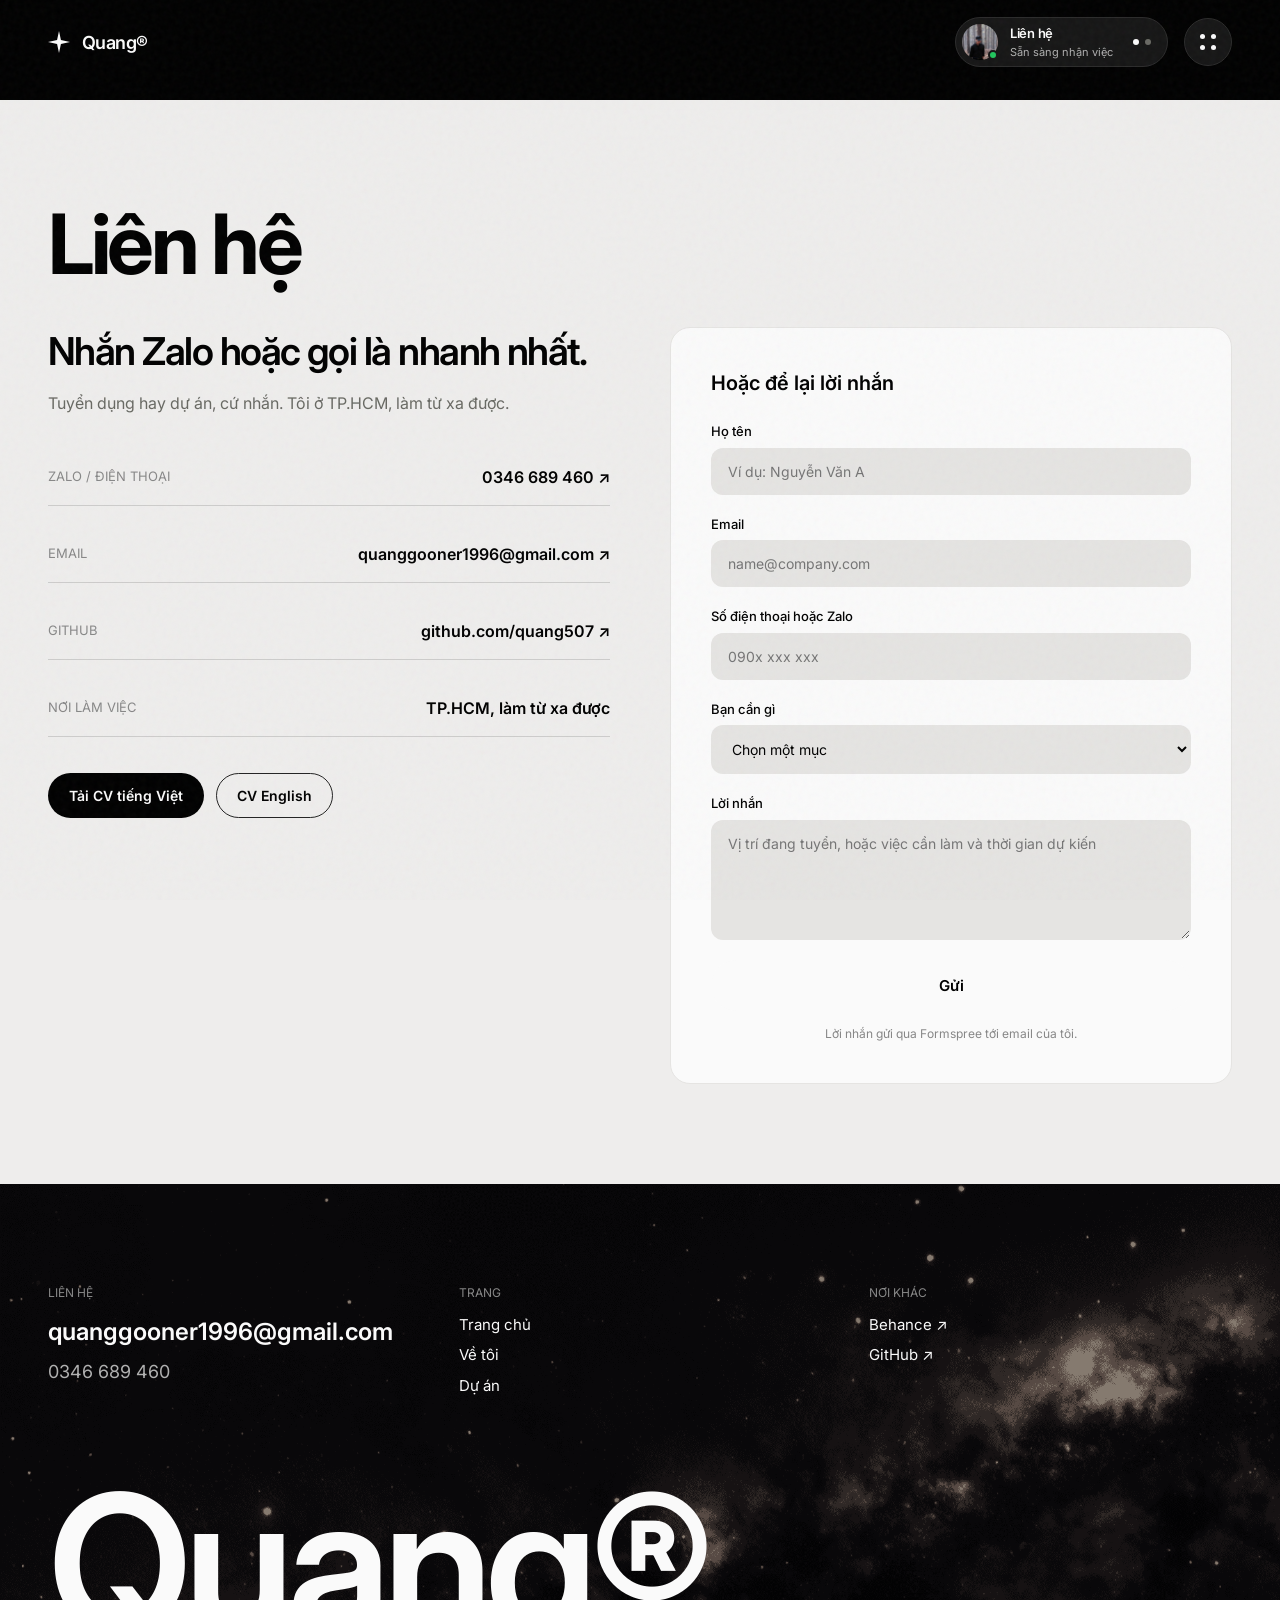
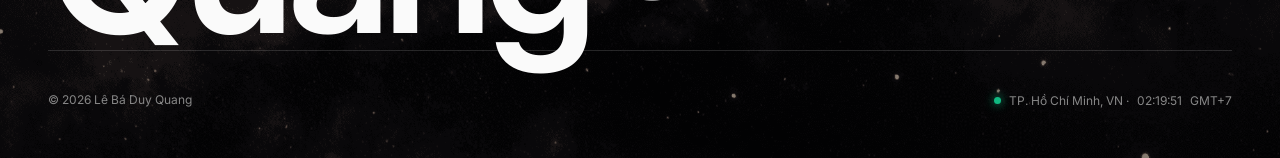
<file: contact.html>
<!DOCTYPE html>
<html lang="vi">
<head>
  <meta charset="UTF-8">
  <meta name="viewport" content="width=device-width, initial-scale=1.0">
  <title>Liên hệ · Lê Bá Duy Quang</title>
  <meta name="description" content="Liên hệ Lê Bá Duy Quang: Zalo, điện thoại, email và CV.">
  <meta name="author" content="Lê Bá Duy Quang">
  <meta name="theme-color" content="#000000">

  <!-- Open Graph -->
  <meta property="og:type" content="website">
  <meta property="og:title" content="Liên hệ · Lê Bá Duy Quang">
  <meta property="og:description" content="Zalo, điện thoại, email và CV.">
  <meta property="og:image" content="https://quang507.github.io/Porfolio/media/og-cover.jpg">
  <meta property="og:image:width" content="1200">
  <meta property="og:image:height" content="630">
  <meta property="og:url" content="https://quang507.github.io/Porfolio/contact.html">
  <meta name="twitter:card" content="summary_large_image">
  <meta property="og:locale" content="vi_VN">

  <!-- Favicon -->
  <link rel="icon" href="data:image/svg+xml,<svg xmlns='http://www.w3.org/2000/svg' viewBox='0 0 100 100'><rect width='100' height='100' fill='%23000'/><text x='50' y='73' font-size='68' font-family='Inter,Helvetica,Arial' font-weight='600' text-anchor='middle' fill='%23fafafa'>Q</text></svg>">

  <!-- Typography -->
  <link rel="preconnect" href="https://fonts.googleapis.com">
  <link rel="preconnect" href="https://fonts.gstatic.com" crossorigin>
  <link href="https://fonts.googleapis.com/css2?family=Inter:wght@300;400;500;600;700&display=swap" rel="stylesheet">

  <!-- Astra CSS -->
  <link rel="stylesheet" href="assets/styles/astra.css?v=3.5">
</head>
<body>

  <!-- Menu Overlay -->
  <div class="menu-overlay" id="menuOverlay" aria-hidden="true">
    <div class="menu-overlay-header">
      <div class="header-left">
        <svg class="header-star-logo" viewBox="0 0 16 16" fill="currentColor">
          <path d="M8 0L9.4 6.6L16 8L9.4 9.4L8 16L6.6 9.4L0 8L6.6 6.6L8 0Z" />
        </svg>
        <span class="header-brand">Quang®</span>
      </div>
      <button class="menu-close-btn" type="button" aria-label="Đóng bảng điều hướng">
        <div class="menu-close-grid">
          <span></span><span></span><span></span><span></span><span></span>
        </div>
      </button>
    </div>

    <nav class="menu-overlay-nav">
      <a href="index.html">Trang chủ</a>
      <a href="about.html">Về tôi</a>
      <a href="projects.html">Dự án</a>
      <a href="contact.html" class="active">Liên hệ</a>
    </nav>

    <div class="menu-overlay-footer">
      <div>TP. Hồ Chí Minh, Việt Nam · GMT+7</div>
      <div><a href="mailto:quanggooner1996@gmail.com">quanggooner1996@gmail.com</a></div>
      <div>Hotline: <a href="tel:+84346689460">0346 689 460</a></div>
    </div>
  </div>

  <!-- Header -->
  <header class="site-header">
    <div class="header-left">
      <svg class="header-star-logo" viewBox="0 0 16 16" fill="currentColor">
        <path d="M8 0L9.4 6.6L16 8L9.4 9.4L8 16L6.6 9.4L0 8L6.6 6.6L8 0Z" />
      </svg>
      <a href="index.html" class="header-brand">Quang®</a>
    </div>

    <div class="header-center">
      <span>Liên hệ</span>
    </div>

    <div class="header-right">
      <a href="contact.html" class="contact-pill">
        <div class="contact-pill-avatar-wrap">
          <img src="media/portrait.jpg" alt="Lê Bá Duy Quang" class="contact-pill-avatar">
          <span class="contact-pill-status"></span>
        </div>
        <div class="contact-pill-text">
          <div class="contact-pill-title">Liên hệ</div>
          <div class="contact-pill-sub">Sẵn sàng nhận việc</div>
        </div>
        <div class="contact-pill-dots">
          <span></span><span></span>
        </div>
      </a>

      <button class="menu-trigger-btn" type="button" aria-label="Mở menu" id="menuTriggerBtn">
        <div class="menu-trigger-dots">
          <span></span><span></span><span></span><span></span>
        </div>
      </button>
    </div>
  </header>

  <main style="padding-top: 100px;">
    <section class="section-paper">
      <div class="paper-grid">
        <div class="services-head" style="margin-bottom: 40px;">
          <h1 class="section-big-title">Liên hệ</h1>
        </div>

        <div class="contact-page-grid">
          <!-- Left: Contact Details -->
          <div>
            <h2 class="statement-main" style="font-size: clamp(28px, 3vw, 40px); margin-bottom: 16px;">
              Nhắn Zalo hoặc gọi là nhanh nhất.
            </h2>
            <p style="font-size: 16px; color: var(--text-dark-muted); line-height: 1.6; margin-bottom: 24px;">
              Tuyển dụng hay dự án, cứ nhắn. Tôi ở TP.HCM, làm từ xa được.
            </p>

            <div class="contact-info-list">
              <div class="contact-info-item">
                <span class="contact-info-label">ZALO / ĐIỆN THOẠI</span>
                <a href="https://zalo.me/0346689460" target="_blank" rel="noopener" class="contact-info-val">0346 689 460 ↗</a>
              </div>
              <div class="contact-info-item">
                <span class="contact-info-label">EMAIL</span>
                <a href="mailto:quanggooner1996@gmail.com" class="contact-info-val">quanggooner1996@gmail.com ↗</a>
              </div>
              <div class="contact-info-item">
                <span class="contact-info-label">GITHUB</span>
                <a href="https://github.com/quang507" target="_blank" rel="noopener" class="contact-info-val">github.com/quang507 ↗</a>
              </div>
              <div class="contact-info-item">
                <span class="contact-info-label">NƠI LÀM VIỆC</span>
                <span class="contact-info-val">TP.HCM, làm từ xa được</span>
              </div>
            </div>

            <div style="margin-top: 36px; display: flex; flex-wrap: wrap; gap: 12px;">
              <a href="assets/docs/Quang's CV.pdf" target="_blank" rel="noopener" class="hero-intro-btn primary">Tải CV tiếng Việt</a>
              <a href="assets/docs/Quang's CV English.pdf" target="_blank" rel="noopener" class="hero-intro-btn">CV English</a>
            </div>
          </div>

          <!-- Right: Message Form -->
          <div class="astra-form-card">
            <h3 style="font-size: 20px; font-weight: 600; margin-bottom: 24px;">Hoặc để lại lời nhắn</h3>
            <form id="contactForm" action="https://formspree.io/f/mgobvrnl" method="POST">
              <div class="form-field-group">
                <label for="cfName">Họ tên</label>
                <input type="text" id="cfName" name="name" class="form-field-input" required autocomplete="name" placeholder="Ví dụ: Nguyễn Văn A">
              </div>

              <div class="form-field-group">
                <label for="cfEmail">Email</label>
                <input type="email" id="cfEmail" name="email" class="form-field-input" required autocomplete="email" placeholder="name@company.com">
              </div>

              <div class="form-field-group">
                <label for="cfPhone">Số điện thoại hoặc Zalo</label>
                <input type="tel" id="cfPhone" name="phone" class="form-field-input" autocomplete="tel" placeholder="090x xxx xxx">
              </div>

              <div class="form-field-group">
                <label for="cfService">Bạn cần gì</label>
                <select id="cfService" name="service" class="form-field-select" required>
                  <option value="">Chọn một mục</option>
                  <option>Tuyển dụng (toàn thời gian)</option>
                  <option>Thiết kế giao diện, làm web</option>
                  <option>SEO, đo lường hành vi người dùng</option>
                  <option>Chatbot, công cụ AI</option>
                  <option>Chụp ảnh, bao bì, in ấn</option>
                </select>
              </div>

              <div class="form-field-group">
                <label for="cfMessage">Lời nhắn</label>
                <textarea id="cfMessage" name="message" class="form-field-textarea" required placeholder="Vị trí đang tuyển, hoặc việc cần làm và thời gian dự kiến"></textarea>
              </div>

              <button type="submit" class="pricing-btn" style="width: 100%; border: none; cursor: pointer; padding: 16px;">Gửi</button>
              <p style="font-size: 12px; color: var(--text-dark-subtle); margin-top: 14px; text-align: center;">
                Lời nhắn gửi qua Formspree tới email của tôi.
              </p>
            </form>
          </div>
        </div>
      </div>
    </section>
  </main>

  <!-- Footer -->
  <footer class="site-footer">
    <div class="footer-sky-bg"></div>
    <div class="footer-content">
      <div class="footer-top-grid">
        <div>
          <div style="font-size: 12px; color: var(--text-light-subtle); margin-bottom: 12px;">LIÊN HỆ</div>
          <div style="font-size: 24px; font-weight: 600; margin-bottom: 8px;">
            <a href="mailto:quanggooner1996@gmail.com">quanggooner1996@gmail.com</a>
          </div>
          <div style="font-size: 18px; color: var(--text-light-muted);">
            <a href="tel:+84346689460">0346 689 460</a>
          </div>
        </div>
        <div>
          <div style="font-size: 12px; color: var(--text-light-subtle); margin-bottom: 12px;">TRANG</div>
          <div style="display: flex; flex-direction: column; gap: 8px; font-size: 15px;">
            <a href="index.html">Trang chủ</a>
            <a href="about.html">Về tôi</a>
            <a href="projects.html">Dự án</a>
          </div>
        </div>
        <div>
          <div style="font-size: 12px; color: var(--text-light-subtle); margin-bottom: 12px;">NƠI KHÁC</div>
          <div style="display: flex; flex-direction: column; gap: 8px; font-size: 15px;">
            <a href="https://www.behance.net/quanglee1996" target="_blank" rel="noopener">Behance ↗</a>
            <a href="https://github.com/quang507" target="_blank" rel="noopener">GitHub ↗</a>
          </div>
        </div>
      </div>
      <div class="footer-giant-brand">Quang®</div>
      <div class="footer-bottom-bar">
        <div>© 2026 Lê Bá Duy Quang</div>
        <div>TP. Hồ Chí Minh, Việt Nam · GMT+7</div>
      </div>
    </div>
  </footer>

  <script src="assets/astra.js?v=3.5"></script>

  <script>
    const contactForm = document.getElementById('contactForm');
    if (contactForm) {
      contactForm.addEventListener('submit', async (e) => {
        e.preventDefault();
        const submitBtn = contactForm.querySelector('button[type="submit"]');
        const originalText = submitBtn.innerHTML;
        submitBtn.disabled = true;
        submitBtn.innerHTML = 'Đang gửi...';

        try {
          const formData = new FormData(contactForm);
          const response = await fetch(contactForm.action, {
            method: 'POST',
            body: formData,
            headers: { 'Accept': 'application/json' }
          });

          if (response.ok) {
            contactForm.innerHTML = `
              <div style="padding: 36px 24px; text-align: center; background: rgba(34, 197, 94, 0.08); border: 1px solid rgba(34, 197, 94, 0.25); border-radius: 16px;">
                <div style="font-size: 36px; margin-bottom: 12px; color: #16a34a;">✓</div>
                <h4 style="font-size: 20px; font-weight: 600; margin-bottom: 8px; color: #111827;">Đã gửi.</h4>
                <p style="font-size: 15px; color: #4b5563; line-height: 1.6; max-width: 420px; margin: 0 auto;">Cảm ơn bạn. Tôi sẽ trả lời qua email hoặc Zalo trong vòng 24 giờ.</p>
              </div>
            `;
          } else {
            throw new Error('Submit failed');
          }
        } catch (err) {
          submitBtn.disabled = false;
          submitBtn.innerHTML = originalText;
          alert('Không gửi được. Bạn nhắn Zalo hoặc gọi 0346 689 460 giúp tôi.');
        }
      });
    }
  </script>

</body>
</html>
</file>
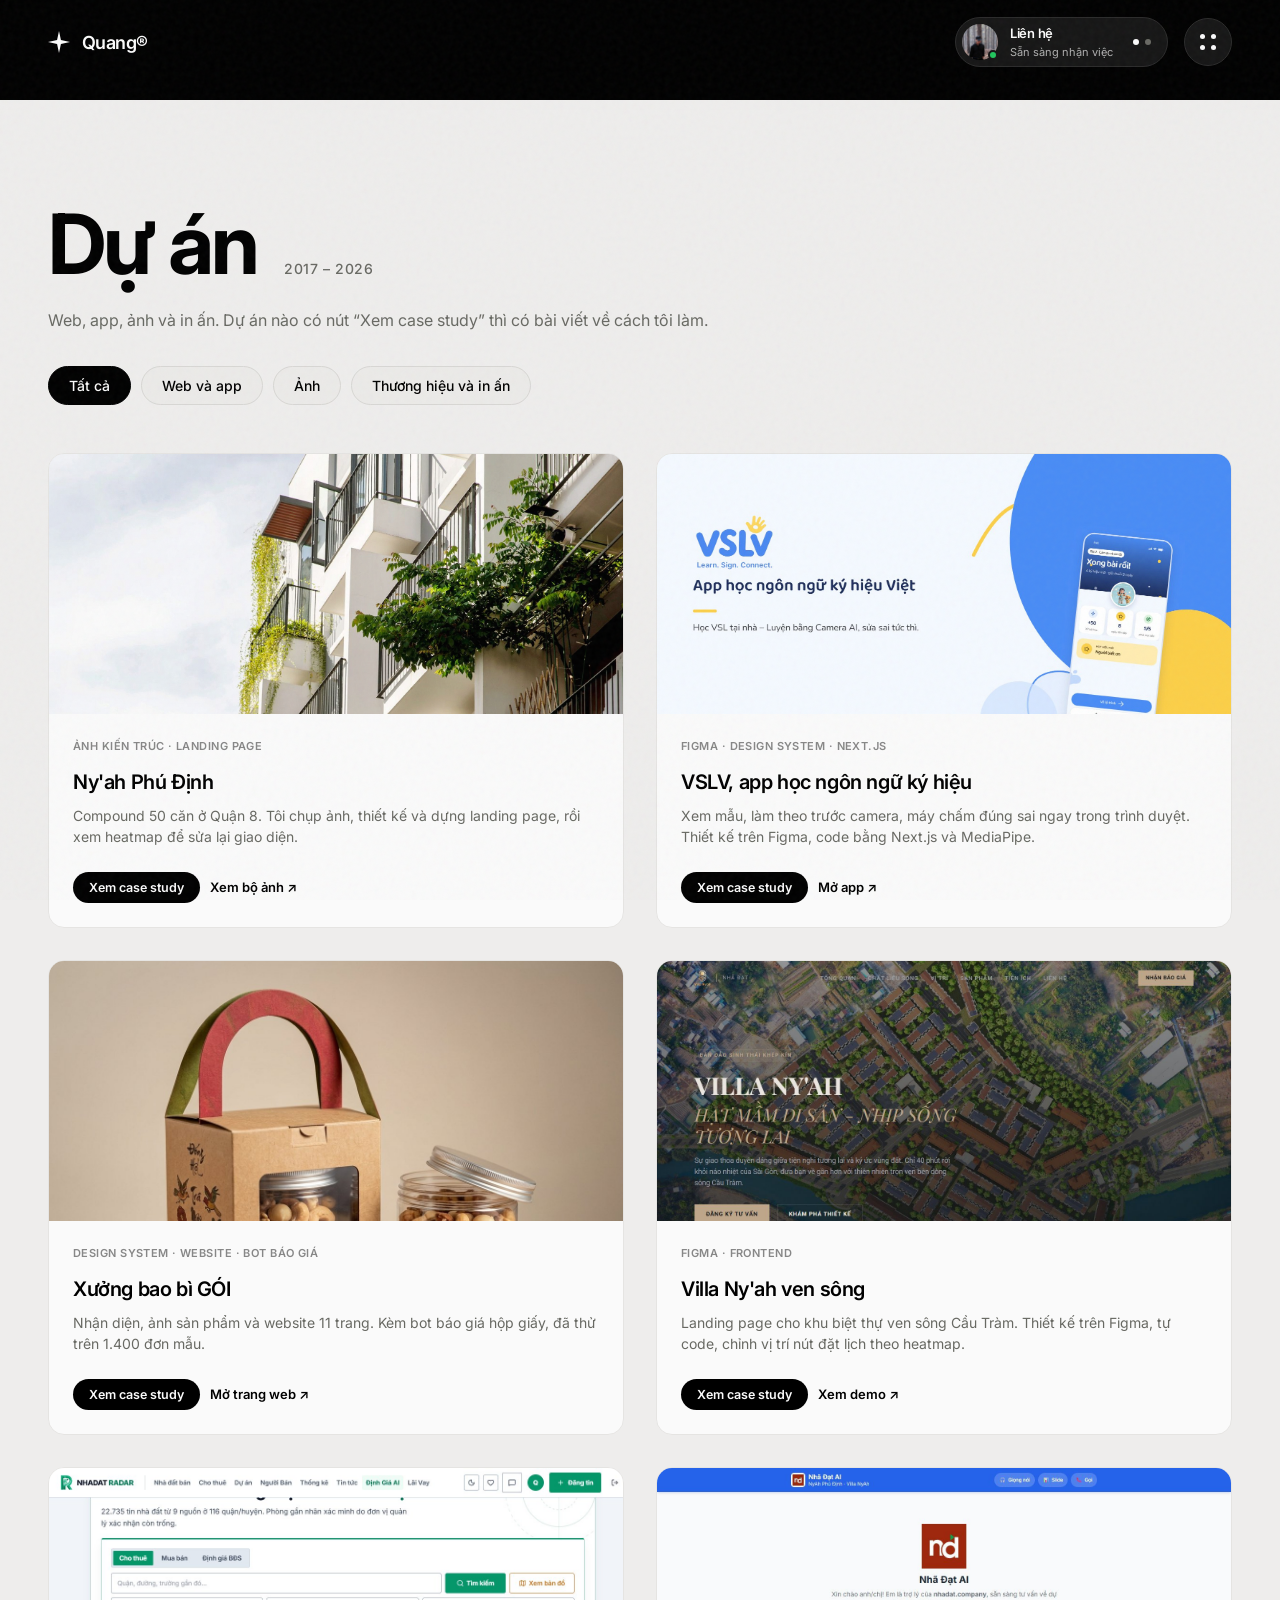
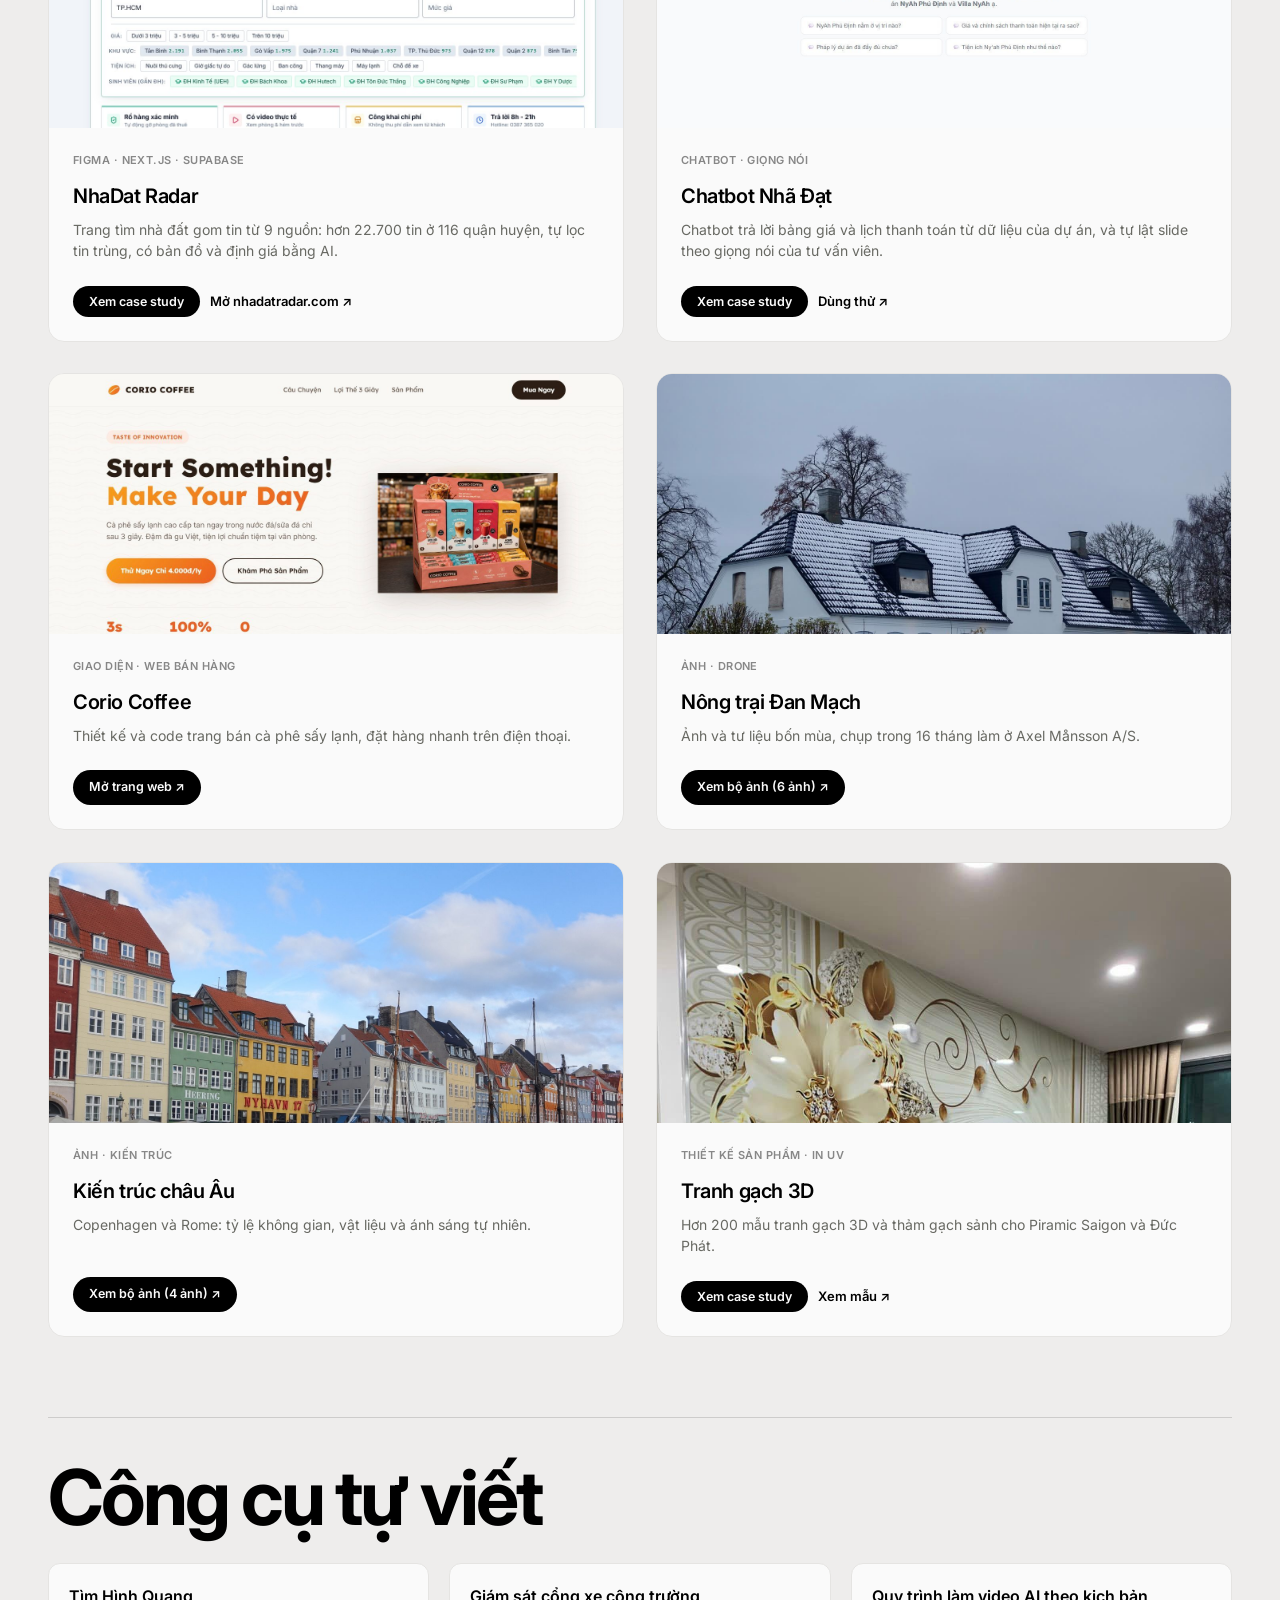
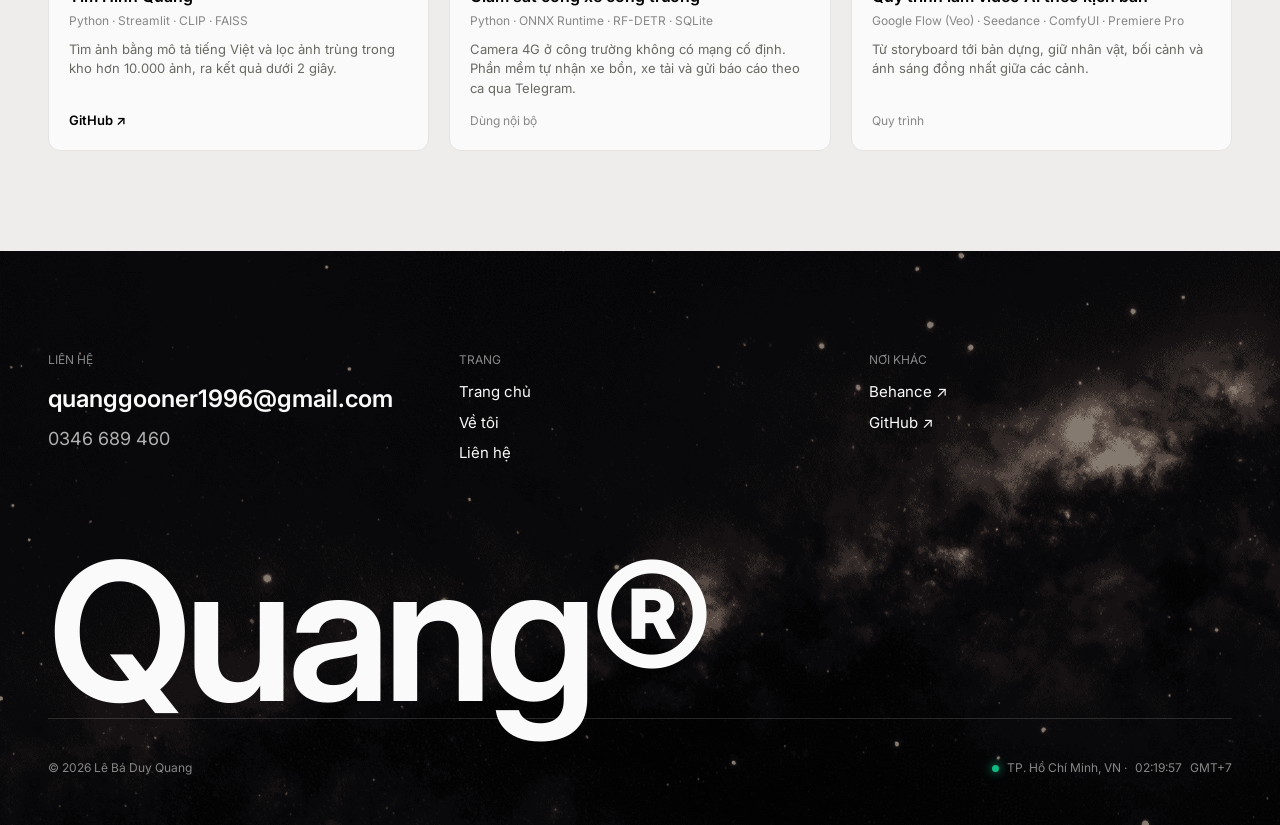
<file: projects.html>
<!DOCTYPE html>
<html lang="vi">
<head>
  <meta charset="UTF-8">
  <meta name="viewport" content="width=device-width, initial-scale=1.0">
  <title>Dự án · Lê Bá Duy Quang</title>
  <meta name="description" content="Dự án của Lê Bá Duy Quang: web, app, ảnh kiến trúc và in ấn.">
  <meta name="author" content="Lê Bá Duy Quang">
  <meta name="theme-color" content="#000000">

  <!-- Open Graph -->
  <meta property="og:type" content="website">
  <meta property="og:title" content="Dự án · Lê Bá Duy Quang">
  <meta property="og:description" content="Web, app, ảnh kiến trúc và in ấn.">
  <meta property="og:image" content="https://quang507.github.io/Porfolio/media/og-cover.jpg">
  <meta property="og:image:width" content="1200">
  <meta property="og:image:height" content="630">
  <meta property="og:url" content="https://quang507.github.io/Porfolio/projects.html">
  <meta name="twitter:card" content="summary_large_image">
  <meta property="og:locale" content="vi_VN">

  <!-- Favicon -->
  <link rel="icon" href="data:image/svg+xml,<svg xmlns='http://www.w3.org/2000/svg' viewBox='0 0 100 100'><rect width='100' height='100' fill='%23000'/><text x='50' y='73' font-size='68' font-family='Inter,Helvetica,Arial' font-weight='600' text-anchor='middle' fill='%23fafafa'>Q</text></svg>">

  <!-- Typography -->
  <link rel="preconnect" href="https://fonts.googleapis.com">
  <link rel="preconnect" href="https://fonts.gstatic.com" crossorigin>
  <link href="https://fonts.googleapis.com/css2?family=Inter:wght@300;400;500;600;700&display=swap" rel="stylesheet">

  <!-- Astra CSS -->
  <link rel="stylesheet" href="assets/styles/astra.css?v=3.5">
</head>
<body>

  <!-- Menu Overlay -->
  <div class="menu-overlay" id="menuOverlay" aria-hidden="true">
    <div class="menu-overlay-header">
      <div class="header-left">
        <svg class="header-star-logo" viewBox="0 0 16 16" fill="currentColor">
          <path d="M8 0L9.4 6.6L16 8L9.4 9.4L8 16L6.6 9.4L0 8L6.6 6.6L8 0Z" />
        </svg>
        <span class="header-brand">Quang®</span>
      </div>
      <button class="menu-close-btn" type="button" aria-label="Đóng bảng điều hướng">
        <div class="menu-close-grid">
          <span></span><span></span><span></span><span></span><span></span>
        </div>
      </button>
    </div>

    <nav class="menu-overlay-nav">
      <a href="index.html">Trang chủ</a>
      <a href="about.html">Về tôi</a>
      <a href="projects.html" class="active">Dự án</a>
      <a href="contact.html">Liên hệ</a>
    </nav>

    <div class="menu-overlay-footer">
      <div>TP. Hồ Chí Minh, Việt Nam · GMT+7</div>
      <div><a href="mailto:quanggooner1996@gmail.com">quanggooner1996@gmail.com</a></div>
      <div>Hotline: <a href="tel:+84346689460">0346 689 460</a></div>
    </div>
  </div>

  <!-- Header -->
  <header class="site-header">
    <div class="header-left">
      <svg class="header-star-logo" viewBox="0 0 16 16" fill="currentColor">
        <path d="M8 0L9.4 6.6L16 8L9.4 9.4L8 16L6.6 9.4L0 8L6.6 6.6L8 0Z" />
      </svg>
      <a href="index.html" class="header-brand">Quang®</a>
    </div>

    <div class="header-center">
      <span>Dự án</span>
    </div>

    <div class="header-right">
      <a href="contact.html" class="contact-pill">
        <div class="contact-pill-avatar-wrap">
          <img src="media/portrait.jpg" alt="Lê Bá Duy Quang" class="contact-pill-avatar">
          <span class="contact-pill-status"></span>
        </div>
        <div class="contact-pill-text">
          <div class="contact-pill-title">Liên hệ</div>
          <div class="contact-pill-sub">Sẵn sàng nhận việc</div>
        </div>
        <div class="contact-pill-dots">
          <span></span><span></span>
        </div>
      </a>

      <button class="menu-trigger-btn" type="button" aria-label="Mở menu" id="menuTriggerBtn">
        <div class="menu-trigger-dots">
          <span></span><span></span><span></span><span></span>
        </div>
      </button>
    </div>
  </header>

  <main style="padding-top: 100px;">
    <section class="section-paper">
      <div class="paper-grid">
        <div class="services-head" style="margin-bottom: 20px;">
          <h1 class="section-big-title">Dự án</h1>
          <div class="section-count-tag">2017 – 2026</div>
        </div>
        <p style="font-size: 16px; color: var(--text-dark-muted); max-width: 760px; line-height: 1.65;">
          Web, app, ảnh và in ấn. Dự án nào có nút “Xem case study” thì có bài viết về cách tôi làm.
        </p>

        <div class="project-filters">
          <button class="filter-btn" type="button" data-filter="all" aria-pressed="true">Tất cả</button>
          <button class="filter-btn" type="button" data-filter="web" aria-pressed="false">Web và app</button>
          <button class="filter-btn" type="button" data-filter="photo" aria-pressed="false">Ảnh</button>
          <button class="filter-btn" type="button" data-filter="design" aria-pressed="false">Thương hiệu và in ấn</button>
        </div>

        <div class="projects-gallery-grid">
          <div class="project-work-card" data-cat="photo">
            <img src="media/nyah-photo-1.jpg" alt="Ny'ah Phú Định" class="project-work-thumb" loading="lazy">
            <div class="project-work-body">
              <div class="project-work-tags">
                <span class="project-work-tag">Ảnh kiến trúc · Landing page</span>
              </div>
              <h3 class="project-work-title">Ny'ah Phú Định</h3>
              <p class="project-work-desc">Compound 50 căn ở Quận 8. Tôi chụp ảnh, thiết kế và dựng landing page, rồi xem heatmap để sửa lại giao diện.</p>
              <div class="cs-btn-row">
                <button type="button" class="cs-trigger-btn" onclick="openCaseStudy('nyah')">Xem case study</button>
                <a href="#" class="project-work-link" onclick="openLightbox(['media/nyah-photo-1.jpg','media/nyah-photo-2.jpg','media/nyah-photo-3.jpg'], 'Compound Ny\'ah Phú Định'); return false;">Xem bộ ảnh ↗</a>
              </div>
            </div>
          </div>

          <div class="project-work-card" data-cat="web">
            <img src="media/vslv-cover.jpg" alt="VSLV, app học ngôn ngữ ký hiệu Việt" class="project-work-thumb" loading="lazy">
            <div class="project-work-body">
              <div class="project-work-tags">
                <span class="project-work-tag">Figma · Design system · Next.js</span>
              </div>
              <h3 class="project-work-title">VSLV, app học ngôn ngữ ký hiệu</h3>
              <p class="project-work-desc">Xem mẫu, làm theo trước camera, máy chấm đúng sai ngay trong trình duyệt. Thiết kế trên Figma, code bằng Next.js và MediaPipe.</p>
              <div class="cs-btn-row">
                <button type="button" class="cs-trigger-btn" onclick="openCaseStudy('vslv')">Xem case study</button>
                <a href="https://quang507.github.io/VSL/" target="_blank" rel="noopener" class="project-work-link">Mở app ↗</a>
              </div>
            </div>
          </div>

          <div class="project-work-card" data-cat="design">
            <img src="media/goi-1.jpg" alt="Xưởng bao bì GÓI" class="project-work-thumb" loading="lazy">
            <div class="project-work-body">
              <div class="project-work-tags">
                <span class="project-work-tag">Design system · Website · Bot báo giá</span>
              </div>
              <h3 class="project-work-title">Xưởng bao bì GÓI</h3>
              <p class="project-work-desc">Nhận diện, ảnh sản phẩm và website 11 trang. Kèm bot báo giá hộp giấy, đã thử trên 1.400 đơn mẫu.</p>
              <div class="cs-btn-row">
                <button type="button" class="cs-trigger-btn" onclick="openCaseStudy('goi')">Xem case study</button>
                <a href="https://goi-v2.vercel.app" target="_blank" rel="noopener" class="project-work-link">Mở trang web ↗</a>
              </div>
            </div>
          </div>

          <div class="project-work-card" data-cat="web">
            <img src="media/shot-nyah-landing.jpg" alt="Landing page Villa Ny'ah" class="project-work-thumb" loading="lazy">
            <div class="project-work-body">
              <div class="project-work-tags">
                <span class="project-work-tag">Figma · Frontend</span>
              </div>
              <h3 class="project-work-title">Villa Ny'ah ven sông</h3>
              <p class="project-work-desc">Landing page cho khu biệt thự ven sông Cầu Tràm. Thiết kế trên Figma, tự code, chỉnh vị trí nút đặt lịch theo heatmap.</p>
              <div class="cs-btn-row">
                <button type="button" class="cs-trigger-btn" onclick="openCaseStudy('nyah')">Xem case study</button>
                <a href="https://polite-hamster-cf3510.netlify.app/" target="_blank" rel="noopener" class="project-work-link">Xem demo ↗</a>
              </div>
            </div>
          </div>

          <div class="project-work-card" data-cat="web">
            <img src="media/shot-nhadat-radar.jpg" alt="Trang chủ NhaDat Radar" class="project-work-thumb" loading="lazy">
            <div class="project-work-body">
              <div class="project-work-tags">
                <span class="project-work-tag">Figma · Next.js · Supabase</span>
              </div>
              <h3 class="project-work-title">NhaDat Radar</h3>
              <p class="project-work-desc">Trang tìm nhà đất gom tin từ 9 nguồn: hơn 22.700 tin ở 116 quận huyện, tự lọc tin trùng, có bản đồ và định giá bằng AI.</p>
              <div class="cs-btn-row">
                <button type="button" class="cs-trigger-btn" onclick="openCaseStudy('radar')">Xem case study</button>
                <a href="https://nhadatradar.com" target="_blank" rel="noopener" class="project-work-link">Mở nhadatradar.com ↗</a>
              </div>
            </div>
          </div>

          <div class="project-work-card" data-cat="web">
            <img src="media/shot-nha-dat-chatbot.jpg" alt="Chatbot Nhã Đạt" class="project-work-thumb" loading="lazy">
            <div class="project-work-body">
              <div class="project-work-tags">
                <span class="project-work-tag">Chatbot · Giọng nói</span>
              </div>
              <h3 class="project-work-title">Chatbot Nhã Đạt</h3>
              <p class="project-work-desc">Chatbot trả lời bảng giá và lịch thanh toán từ dữ liệu của dự án, và tự lật slide theo giọng nói của tư vấn viên.</p>
              <div class="cs-btn-row">
                <button type="button" class="cs-trigger-btn" onclick="openCaseStudy('radar')">Xem case study</button>
                <a href="https://nha-dat-chatbot.vercel.app" target="_blank" rel="noopener" class="project-work-link">Dùng thử ↗</a>
              </div>
            </div>
          </div>

          <div class="project-work-card" data-cat="web">
            <img src="media/shot-corio-coffee.jpg" alt="Corio Coffee" class="project-work-thumb" loading="lazy">
            <div class="project-work-body">
              <div class="project-work-tags">
                <span class="project-work-tag">Giao diện · Web bán hàng</span>
              </div>
              <h3 class="project-work-title">Corio Coffee</h3>
              <p class="project-work-desc">Thiết kế và code trang bán cà phê sấy lạnh, đặt hàng nhanh trên điện thoại.</p>
              <div class="cs-btn-row">
                <a href="https://corio-coffee.vercel.app" target="_blank" rel="noopener" class="cs-trigger-btn">Mở trang web ↗</a>
              </div>
            </div>
          </div>

          <div class="project-work-card" data-cat="photo">
            <img src="media/farm-2.jpg" alt="Nông trại Đan Mạch" class="project-work-thumb" loading="lazy">
            <div class="project-work-body">
              <div class="project-work-tags">
                <span class="project-work-tag">Ảnh · Drone</span>
              </div>
              <h3 class="project-work-title">Nông trại Đan Mạch</h3>
              <p class="project-work-desc">Ảnh và tư liệu bốn mùa, chụp trong 16 tháng làm ở Axel Månsson A/S.</p>
              <div class="cs-btn-row">
                <a href="#" class="cs-trigger-btn" onclick="openLightbox(['media/farm-2.jpg','media/brand-2.jpg','media/packaging-1.jpg','media/product-2.jpg','media/packaging-2.jpg','media/print-1.jpg'], 'Nông trại &amp; Vùng quê Đan Mạch'); return false;">Xem bộ ảnh (6 ảnh) ↗</a>
              </div>
            </div>
          </div>

          <div class="project-work-card" data-cat="photo">
            <img src="media/social-5.jpg" alt="Nyhavn Copenhagen" class="project-work-thumb" loading="lazy">
            <div class="project-work-body">
              <div class="project-work-tags">
                <span class="project-work-tag">Ảnh · Kiến trúc</span>
              </div>
              <h3 class="project-work-title">Kiến trúc châu Âu</h3>
              <p class="project-work-desc">Copenhagen và Rome: tỷ lệ không gian, vật liệu và ánh sáng tự nhiên.</p>
              <div class="cs-btn-row">
                <a href="#" class="cs-trigger-btn" onclick="openLightbox(['media/social-5.jpg','media/farm-1.jpg','media/farm-3.jpg','media/social-4.jpg'], 'Kiến trúc Đô thị Châu Âu'); return false;">Xem bộ ảnh (4 ảnh) ↗</a>
              </div>
            </div>
          </div>

          <div class="project-work-card" data-cat="design">
            <img src="media/social-2.jpg" alt="Tranh gạch 3D" class="project-work-thumb" loading="lazy">
            <div class="project-work-body">
              <div class="project-work-tags">
                <span class="project-work-tag">Thiết kế sản phẩm · In UV</span>
              </div>
              <h3 class="project-work-title">Tranh gạch 3D</h3>
              <p class="project-work-desc">Hơn 200 mẫu tranh gạch 3D và thảm gạch sảnh cho Piramic Saigon và Đức Phát.</p>
              <div class="cs-btn-row">
                <button type="button" class="cs-trigger-btn" onclick="openCaseStudy('tiles')">Xem case study</button>
                <a href="#" class="project-work-link" onclick="openLightbox(['media/social-2.jpg','media/social-1.jpg'], 'Tranh gạch Mỹ thuật 3D'); return false;">Xem mẫu ↗</a>
              </div>
            </div>
          </div>
        </div>

        <div class="paper-divider" style="margin: 80px 0 40px;"></div>

        <div class="services-head" style="margin-bottom: 24px;">
          <h2 class="section-big-title" style="font-size: clamp(48px, 6vw, 80px);">Công cụ tự viết</h2>
        </div>

        <div class="tools-items-list">
          <div class="tool-box-card">
            <div>
              <h4 class="tool-box-title">Tìm Hình Quang</h4>
              <div class="tool-box-tech">Python · Streamlit · CLIP · FAISS</div>
              <p class="tool-box-desc">Tìm ảnh bằng mô tả tiếng Việt và lọc ảnh trùng trong kho hơn 10.000 ảnh, ra kết quả dưới 2 giây.</p>
            </div>
            <a href="https://github.com/quang507/Finding-picture" target="_blank" rel="noopener" class="project-work-link">GitHub ↗</a>
          </div>

          <div class="tool-box-card">
            <div>
              <h4 class="tool-box-title">Giám sát cổng xe công trường</h4>
              <div class="tool-box-tech">Python · ONNX Runtime · RF-DETR · SQLite</div>
              <p class="tool-box-desc">Camera 4G ở công trường không có mạng cố định. Phần mềm tự nhận xe bồn, xe tải và gửi báo cáo theo ca qua Telegram.</p>
            </div>
            <span style="font-size: 12px; color: var(--text-dark-subtle);">Dùng nội bộ</span>
          </div>

          <div class="tool-box-card">
            <div>
              <h4 class="tool-box-title">Quy trình làm video AI theo kịch bản</h4>
              <div class="tool-box-tech">Google Flow (Veo) · Seedance · ComfyUI · Premiere Pro</div>
              <p class="tool-box-desc">Từ storyboard tới bản dựng, giữ nhân vật, bối cảnh và ánh sáng đồng nhất giữa các cảnh.</p>
            </div>
            <span style="font-size: 12px; color: var(--text-dark-subtle);">Quy trình</span>
          </div>
        </div>
      </div>
    </section>
  </main>

  <!-- Lightbox Modal -->
  <div class="lightbox" id="lightbox" style="z-index: 10000;" role="dialog" aria-modal="true" aria-label="Xem ảnh chi tiết">
    <div class="lb-bar">
      <span id="lbTitle">Chi tiết ảnh</span>
      <button class="lb-close" type="button" onclick="closeLightbox()">Đóng ✕</button>
    </div>
    <div class="lb-stage">
      <div class="lb-stage-media" id="lbStageMedia"></div>
    </div>
    <div class="lb-thumbs" id="lbThumbs"></div>
  </div>

  <!-- Footer -->
  <footer class="site-footer">
    <div class="footer-sky-bg"></div>
    <div class="footer-content">
      <div class="footer-top-grid">
        <div>
          <div style="font-size: 12px; color: var(--text-light-subtle); margin-bottom: 12px;">LIÊN HỆ</div>
          <div style="font-size: 24px; font-weight: 600; margin-bottom: 8px;">
            <a href="mailto:quanggooner1996@gmail.com">quanggooner1996@gmail.com</a>
          </div>
          <div style="font-size: 18px; color: var(--text-light-muted);">
            <a href="tel:+84346689460">0346 689 460</a>
          </div>
        </div>
        <div>
          <div style="font-size: 12px; color: var(--text-light-subtle); margin-bottom: 12px;">TRANG</div>
          <div style="display: flex; flex-direction: column; gap: 8px; font-size: 15px;">
            <a href="index.html">Trang chủ</a>
            <a href="about.html">Về tôi</a>
            <a href="contact.html">Liên hệ</a>
          </div>
        </div>
        <div>
          <div style="font-size: 12px; color: var(--text-light-subtle); margin-bottom: 12px;">NƠI KHÁC</div>
          <div style="display: flex; flex-direction: column; gap: 8px; font-size: 15px;">
            <a href="https://www.behance.net/quanglee1996" target="_blank" rel="noopener">Behance ↗</a>
            <a href="https://github.com/quang507" target="_blank" rel="noopener">GitHub ↗</a>
          </div>
        </div>
      </div>
      <div class="footer-giant-brand">Quang®</div>
      <div class="footer-bottom-bar">
        <div>© 2026 Lê Bá Duy Quang</div>
        <div>TP. Hồ Chí Minh, Việt Nam · GMT+7</div>
      </div>
    </div>
  </footer>

  <script src="assets/astra.js?v=3.5"></script>
  <script>
    // Filter logic
    const filterBtns = document.querySelectorAll('.filter-btn');
    const workCards = document.querySelectorAll('.project-work-card');

    filterBtns.forEach(btn => {
      btn.addEventListener('click', () => {
        filterBtns.forEach(b => b.setAttribute('aria-pressed', 'false'));
        btn.setAttribute('aria-pressed', 'true');
        const filter = btn.dataset.filter;

        workCards.forEach(card => {
          if (filter === 'all' || card.dataset.cat === filter) {
            card.classList.remove('hidden');
          } else {
            card.classList.add('hidden');
          }
        });
      });
    });

    // Lightbox modal logic
    const lb = document.getElementById('lightbox');
    const lbStage = document.getElementById('lbStageMedia');
    const lbThumbs = document.getElementById('lbThumbs');
    const lbTitle = document.getElementById('lbTitle');

    function openLightbox(images, title) {
      if (!images || !images.length) return;
      lbTitle.textContent = title;
      lbThumbs.innerHTML = '';

      function showImage(idx) {
        lbStage.innerHTML = `<img src="${images[idx]}" alt="${title}">`;
        const thumbs = lbThumbs.querySelectorAll('img');
        thumbs.forEach((t, i) => t.classList.toggle('on', i === idx));
      }

      images.forEach((src, idx) => {
        const thumb = document.createElement('img');
        thumb.src = src;
        thumb.addEventListener('click', () => showImage(idx));
        lbThumbs.appendChild(thumb);
      });

      showImage(0);
      lb.classList.add('open');
      document.body.classList.add('lightbox-open');
      document.body.style.overflow = 'hidden';
    }

    function closeLightbox() {
      lb.classList.remove('open');
      document.body.classList.remove('lightbox-open');
      document.body.style.overflow = '';
    }

    document.addEventListener('keydown', (e) => {
      if (e.key === 'Escape' && lb.classList.contains('open')) {
        closeLightbox();
      }
    });
  </script>
</body>
</html>
</file>
<file: assets/styles/astra.css>
/* ==========================================================================
   PORTFOLIO LÊ BÁ DUY QUANG
   Thiết kế từ file Figma Portfolio_Quang
   Tokens, Typography, Modular Layouts & Responsive Fluid Grid
   ========================================================================== */

:root {
  /* Surface Colors */
  --bg-cosmos: #000000;
  --bg-paper: #EEEDEC;
  --bg-card-dark: #161616;
  --bg-card-light: #FAFAFA;
  --bg-input: #E5E4E2;
  
  /* Text Colors */
  --text-light-primary: #FAFAFA;
  --text-light-muted: #B0B0B0;
  --text-light-subtle: #878787;
  --text-dark-primary: #000000;
  --text-dark-muted: #686963;
  --text-dark-subtle: #878787;
  
  /* Borders & Dividers */
  --border-light: rgba(255, 255, 255, 0.14);
  --border-light-subtle: rgba(255, 255, 255, 0.08);
  --border-dark: rgba(0, 0, 0, 0.14);
  --border-dark-subtle: rgba(0, 0, 0, 0.08);
  --border-card-dark: #2B2B2B;

  /* Typography */
  --font-sans: 'Inter', -apple-system, BlinkMacSystemFont, "Segoe UI", Roboto, sans-serif;
  
  /* Radii */
  --radius-xs: 4px;
  --radius-sm: 8px;
  --radius-md: 12px;
  --radius-lg: 16px;
  --radius-xl: 20px;
  --radius-pill: 1000px;

  /* Transitions */
  --ease-astra: cubic-bezier(0.16, 1, 0.3, 1);
  --transition-fast: 0.25s var(--ease-astra);
  --transition-smooth: 0.4s var(--ease-astra);
}

/* Base Reset */
*, *::before, *::after {
  box-sizing: border-box;
  margin: 0;
  padding: 0;
}

html {
  font-family: var(--font-sans);
  background-color: var(--bg-cosmos);
  color: var(--text-light-primary);
  scroll-behavior: smooth;
  -webkit-font-smoothing: antialiased;
  -moz-osx-font-smoothing: grayscale;
}

body {
  width: 100%;
  overflow-x: hidden;
  line-height: 1.5;
}

a {
  color: inherit;
  text-decoration: none;
}

button {
  font-family: inherit;
  cursor: pointer;
  border: none;
  background: none;
}

img {
  display: block;
  max-width: 100%;
  height: auto;
}

/* ==========================================================================
   TOP HEADER NAVIGATION (Glass / Pill / Astra 4-Dot Menu)
   ========================================================================== */
.site-header {
  position: fixed;
  top: 0;
  left: 0;
  right: 0;
  height: 84px;
  display: flex;
  align-items: center;
  justify-content: space-between;
  padding: 0 48px;
  z-index: 100;
  pointer-events: none;
  transition: background 0.35s var(--ease-astra),
              backdrop-filter 0.35s var(--ease-astra),
              -webkit-backdrop-filter 0.35s var(--ease-astra),
              border-color 0.35s var(--ease-astra),
              height 0.35s var(--ease-astra),
              box-shadow 0.35s var(--ease-astra);
}

.site-header.is-scrolled {
  background: rgba(10, 10, 10, 0.85);
  backdrop-filter: blur(24px);
  -webkit-backdrop-filter: blur(24px);
  border-bottom: 1px solid rgba(255, 255, 255, 0.08);
  height: 72px;
  box-shadow: 0 10px 30px rgba(0, 0, 0, 0.5);
}

.site-header.is-scrolled .header-brand {
  color: #FAFAFA !important;
}

.site-header.is-scrolled .header-star-logo {
  fill: #FAFAFA !important;
}

.site-header > * {
  pointer-events: auto;
}

.header-left {
  display: flex;
  align-items: center;
  gap: 12px;
}

.header-star-logo {
  width: 22px;
  height: 22px;
}

.header-brand {
  font-size: 18px;
  font-weight: 600;
  letter-spacing: -0.03em;
  transition: color var(--transition-fast);
}

/* On Hero, brand sits over white sphere, so it turns black */
.hero-active .header-left .header-brand,
.hero-active .header-left .header-star-logo path {
  color: var(--text-dark-primary);
  fill: var(--text-dark-primary);
}

.header-center {
  display: none;
}
@media (min-width: 1024px) {
  .header-center {
    display: block;
    position: absolute;
    left: 170px;
    white-space: nowrap;
    font-size: 13px;
    font-weight: 500;
    line-height: 1.3;
    letter-spacing: -0.02em;
    color: var(--text-dark-primary);
    transition: color var(--transition-fast);
  }
  .header-nav-links {
    display: flex;
    gap: 32px;
  }
  .header-nav-links a {
    font-size: 14px;
    font-weight: 500;
    color: var(--text-light-subtle);
    transition: color var(--transition-fast);
  }
  .header-nav-links a:hover,
  .header-nav-links a.active {
    color: var(--text-light-primary);
  }
}

.header-right {
  display: flex;
  align-items: center;
  gap: 16px;
}

.contact-pill {
  display: flex;
  align-items: center;
  gap: 12px;
  padding: 6px 16px 6px 6px;
  background: var(--bg-card-dark);
  border: 1px solid var(--border-card-dark);
  border-radius: var(--radius-pill);
  transition: transform var(--transition-fast), border-color var(--transition-fast);
}
.contact-pill:hover {
  transform: translateY(-2px);
  border-color: rgba(255, 255, 255, 0.3);
}

.contact-pill-avatar-wrap {
  position: relative;
  width: 36px;
  height: 36px;
}
.contact-pill-avatar {
  width: 36px;
  height: 36px;
  border-radius: 50%;
  object-fit: cover;
}
.contact-pill-status {
  position: absolute;
  right: 0;
  bottom: 0;
  width: 10px;
  height: 10px;
  background: #22C55E;
  border: 2px solid var(--bg-card-dark);
  border-radius: 50%;
}

.contact-pill-text {
  display: flex;
  flex-direction: column;
}
.contact-pill-title {
  font-size: 13px;
  font-weight: 600;
  letter-spacing: -0.02em;
  color: var(--text-light-primary);
}
.contact-pill-sub {
  font-size: 11px;
  color: var(--text-light-muted);
}
.contact-pill-dots {
  display: flex;
  gap: 6px;
  margin-left: 8px;
}
.contact-pill-dots span {
  width: 6px;
  height: 6px;
  border-radius: 50%;
  background: var(--text-light-primary);
}
.contact-pill-dots span:last-child {
  background: var(--text-dark-muted);
}

/* ==========================================================================
   NÚT MENU VÀ MENU TOÀN MÀN HÌNH
   ========================================================================== */
.menu-trigger-btn {
  width: 48px;
  height: 48px;
  background: var(--bg-card-dark);
  border: 1px solid var(--border-card-dark);
  border-radius: 50%;
  display: grid;
  place-items: center;
  cursor: pointer;
  position: relative;
  overflow: hidden;
  transition: transform 0.4s cubic-bezier(0.16, 1, 0.3, 1),
              border-color 0.4s ease,
              background 0.4s ease,
              box-shadow 0.4s ease;
}
.menu-trigger-btn:hover {
  transform: scale(1.08);
  border-color: rgba(255, 255, 255, 0.3);
  box-shadow: 0 0 24px rgba(255, 255, 255, 0.12);
  background: #1f1f1f;
}
.menu-trigger-btn:hover .menu-trigger-dots {
  transform: rotate(90deg);
}
.menu-trigger-dots {
  display: grid;
  grid-template-columns: repeat(2, 5px);
  gap: 6px;
  transition: transform 0.5s cubic-bezier(0.16, 1, 0.3, 1);
}
.menu-trigger-dots span {
  width: 5px;
  height: 5px;
  background: var(--text-light-primary);
  border-radius: 50%;
  transition: transform 0.3s ease, background 0.3s ease;
}

/* FULL-SCREEN MENU OVERLAY (00_Menu_Overlay) */
.menu-overlay {
  position: fixed;
  inset: 0;
  background: rgba(7, 7, 7, 0.96);
  backdrop-filter: blur(36px) saturate(180%);
  -webkit-backdrop-filter: blur(36px) saturate(180%);
  z-index: 9999;
  display: flex;
  flex-direction: column;
  justify-content: space-between;
  padding: clamp(28px, 4vw, 48px) clamp(28px, 5vw, 64px);
  opacity: 0;
  visibility: hidden !important;
  clip-path: circle(0% at calc(100% - 72px) 48px);
  transition: clip-path 0.75s cubic-bezier(0.16, 1, 0.3, 1),
              opacity 0.45s cubic-bezier(0.16, 1, 0.3, 1),
              visibility 0.75s;
  pointer-events: none !important;
}
.menu-overlay.is-open {
  opacity: 1;
  visibility: visible !important;
  clip-path: circle(150% at calc(100% - 72px) 48px);
  pointer-events: auto !important;
}

.menu-overlay-header {
  display: flex;
  justify-content: space-between;
  align-items: center;
  opacity: 0;
  transform: translateY(-20px);
  transition: opacity 0.5s cubic-bezier(0.16, 1, 0.3, 1) 0.1s,
              transform 0.5s cubic-bezier(0.16, 1, 0.3, 1) 0.1s;
}
.menu-overlay.is-open .menu-overlay-header {
  opacity: 1;
  transform: translateY(0);
}

.menu-close-btn {
  width: 48px;
  height: 48px;
  background: rgba(255, 255, 255, 0.08);
  border: 1px solid rgba(255, 255, 255, 0.15);
  border-radius: 50%;
  display: grid;
  place-items: center;
  cursor: pointer;
  transition: transform 0.5s cubic-bezier(0.16, 1, 0.3, 1),
              background 0.3s ease,
              border-color 0.3s ease;
}
.menu-close-btn:hover {
  transform: rotate(180deg) scale(1.08);
  background: #FAFAFA;
  border-color: #FAFAFA;
}
.menu-close-grid {
  position: relative;
  width: 24px;
  height: 24px;
  transition: transform 0.3s ease;
}
.menu-close-grid span {
  position: absolute;
  width: 5px;
  height: 5px;
  background: var(--text-light-primary);
  border-radius: 50%;
  transition: background 0.3s ease;
}
.menu-close-btn:hover .menu-close-grid span {
  background: #000000;
}
.menu-close-grid span:nth-child(1) { top: 2px; left: 2px; }
.menu-close-grid span:nth-child(2) { top: 2px; right: 2px; }
.menu-close-grid span:nth-child(3) { top: 50%; left: 50%; transform: translate(-50%, -50%); }
.menu-close-grid span:nth-child(4) { bottom: 2px; left: 2px; }
.menu-close-grid span:nth-child(5) { bottom: 2px; right: 2px; }

.menu-overlay-nav {
  display: flex;
  flex-direction: column;
  align-items: center;
  gap: clamp(14px, 2.5vw, 26px);
  perspective: 1000px;
}
.menu-overlay-nav a {
  font-size: clamp(40px, 6vw, 84px);
  font-weight: 500;
  letter-spacing: -0.04em;
  line-height: 1.1;
  color: rgba(250, 250, 250, 0.82);
  text-decoration: none;
  position: relative;
  display: inline-flex;
  align-items: center;
  gap: 16px;
  opacity: 0;
  transform: translateY(45px) rotateX(10deg);
  filter: blur(8px);
  transition: transform 0.7s cubic-bezier(0.16, 1, 0.3, 1),
              opacity 0.7s cubic-bezier(0.16, 1, 0.3, 1),
              filter 0.7s cubic-bezier(0.16, 1, 0.3, 1),
              color 0.25s ease;
}

/* Staggered entry sequence */
.menu-overlay.is-open .menu-overlay-nav a:nth-child(1) { transition-delay: 0.16s; }
.menu-overlay.is-open .menu-overlay-nav a:nth-child(2) { transition-delay: 0.23s; }
.menu-overlay.is-open .menu-overlay-nav a:nth-child(3) { transition-delay: 0.30s; }
.menu-overlay.is-open .menu-overlay-nav a:nth-child(4) { transition-delay: 0.37s; }
.menu-overlay.is-open .menu-overlay-nav a:nth-child(5) { transition-delay: 0.44s; }

.menu-overlay.is-open .menu-overlay-nav a {
  opacity: 1;
  transform: translateY(0) rotateX(0deg);
  filter: blur(0);
}

/* Astra Hover Focus Effect */
.menu-overlay-nav:hover a {
  opacity: 0.25;
  filter: blur(1.5px);
}
.menu-overlay-nav a:hover {
  opacity: 1 !important;
  filter: blur(0) !important;
  color: #FFFFFF;
  transform: translateX(14px) scale(1.02);
}
.menu-overlay-nav a.active {
  color: var(--text-light-primary);
}
.menu-overlay-nav a.active::before {
  content: '✦';
  font-size: 0.4em;
  color: rgba(255, 255, 255, 0.4);
}

.menu-overlay-footer {
  display: flex;
  justify-content: space-between;
  align-items: center;
  font-size: 14px;
  font-weight: 500;
  color: var(--text-light-muted);
  border-top: 1px solid rgba(255, 255, 255, 0.08);
  padding-top: 24px;
  opacity: 0;
  transform: translateY(20px);
  transition: opacity 0.5s cubic-bezier(0.16, 1, 0.3, 1) 0.25s,
              transform 0.5s cubic-bezier(0.16, 1, 0.3, 1) 0.25s;
}
.menu-overlay.is-open .menu-overlay-footer {
  opacity: 1;
  transform: translateY(0);
}
.menu-overlay-footer a {
  color: var(--text-light-primary);
  text-decoration: underline;
  text-underline-offset: 4px;
}

/* ==========================================================================
   01_HERO_CELESTIAL_CONTRAST (Eclipse Lens Layout)
   ========================================================================== */
.hero-section {
  position: relative;
  width: 100%;
  height: 100vh;
  min-height: 800px;
  max-height: 1000px;
  background: var(--bg-cosmos);
  overflow: hidden;
}

.hero-cosmos-bg {
  position: absolute;
  inset: 0;
  overflow: hidden;
  background: #000000;
  z-index: 0;
}
.hero-cosmos-bg::after {
  content: "";
  position: absolute;
  inset: 0;
  background: radial-gradient(ellipse at 75% 50%, rgba(0, 0, 0, 0.38) 0%, rgba(0, 0, 0, 0.68) 100%);
  pointer-events: none;
  z-index: 2;
}

.hero-planet {
  position: absolute;
  top: -310px;
  left: -830px;
  width: 1520px;
  height: 1520px;
  border-radius: 50%;
  background: linear-gradient(100deg, #C2BEB9 0%, #D4D0CB 28%, #E4E1DD 58%, #F2EFEB 80%, #FAF8F6 94%, #FFFFFF 100%);
  z-index: 1;
  overflow: hidden;
  box-shadow: 35px 0 75px rgba(0, 0, 0, 0.85), 15px 0 25px rgba(0, 0, 0, 0.65), 0 0 100px rgba(0, 0, 0, 0.5);
  pointer-events: none;
  will-change: transform;
}

.hero-planet-backdrop {
  display: none;
}

.hero-lens-ring-outer,
.hero-lens-ring-inner {
  display: none !important;
}

.hero-planet-star {
  position: absolute;
  top: 60px;
  left: 64px;
  z-index: 5;
  pointer-events: none;
}

.hero-streak-bar {
  position: absolute;
  top: 275px;
  left: 0;
  width: 100%;
  height: 12px;
  z-index: 4;
  background: linear-gradient(90deg, #000000 0%, #000000 680px, rgba(0, 0, 0, 0.85) 710px, rgba(0, 0, 0, 0.65) 100%);
  border-bottom: 1px solid rgba(255, 255, 255, 0.08);
  pointer-events: none;
}

.hero-satellite {
  position: absolute;
  top: 148px;
  left: 465px;
  width: 74px;
  height: 74px;
  background: #000000;
  border-radius: 50%;
  z-index: 4;
}

/* Giant Center Display Typography with Split Blend / Pure Contrast */
.hero-title-wrap {
  position: absolute;
  top: 295px;
  left: 360px;
  z-index: 10;
  pointer-events: none;
  mix-blend-mode: difference !important;
}

.hero-display-title {
  font-size: clamp(120px, 15vw, 216px);
  font-weight: 700;
  letter-spacing: -0.055em;
  line-height: 0.9;
  color: #FFFFFF !important;
  mix-blend-mode: difference !important;
}

.hero-brand-descriptor {
  position: absolute;
  top: 100%;
  left: 50%;
  transform: translateX(-50%);
  margin-top: 14px;
  text-align: center;
  font-size: 12px;
  font-weight: 500;
  letter-spacing: 0.04em;
  line-height: 1.35;
  color: #FAFAFA;
  white-space: nowrap;
}

.hero-optics-badges {
  position: absolute;
  top: 120px;
  right: 180px;
  z-index: 4;
  text-align: right;
  display: flex;
  flex-direction: column;
  gap: 6px;
}
.hero-optics-badge {
  font-size: 12px;
  font-weight: 500;
  letter-spacing: 0.05em;
  color: var(--text-light-subtle);
}
.hero-location-badge {
  font-size: 12px;
  color: var(--text-dark-muted);
}



.hero-services-list {
  position: absolute;
  bottom: 60px;
  left: 48px;
  width: 330px;
  z-index: 5;
  display: flex;
  flex-direction: column;
}
.hero-service-item {
  position: relative;
  display: flex;
  justify-content: space-between;
  align-items: center;
  padding: 14px 0;
  border-top: 1px solid rgba(0, 0, 0, 0.16);
  color: var(--text-dark-muted);
  font-size: 14px;
  font-weight: 500;
  letter-spacing: -0.02em;
}
.hero-service-item.active {
  color: var(--text-dark-primary);
  font-weight: 600;
  border-top-color: rgba(0, 0, 0, 0.85);
  padding-left: 12px;
}
/* Dash bar removed per user request */
.hero-service-step {
  font-size: 12px;
  color: var(--text-dark-subtle);
}

.hero-scroll-indicator {
  position: absolute;
  bottom: 48px;
  right: 48px;
  font-size: 12px;
  font-weight: 600;
  letter-spacing: 0.05em;
  color: var(--text-light-subtle);
  z-index: 5;
}

/* ==========================================================================
   02_HELLO_EDITORIAL_INTRO_&_STATS (Warm Paper #EEEDEC)
   ========================================================================== */
.section-paper {
  background: var(--bg-paper);
  color: var(--text-dark-primary);
  padding: 100px 48px;
  position: relative;
}

.paper-grid {
  max-width: 1344px;
  margin: 0 auto;
}

.stats-row {
  display: grid;
  grid-template-columns: 80px 1fr 1fr;
  gap: 48px;
  align-items: start;
  margin-bottom: 80px;
}
.double-sparkle-svg {
  width: 44px;
  height: 22px;
}

.stat-card {
  display: flex;
  flex-direction: column;
}
.stat-card-label {
  font-size: 15px;
  font-weight: 500;
  color: var(--text-dark-primary);
  padding-bottom: 12px;
  border-bottom: 1px solid var(--border-dark);
}
.stat-card-body {
  display: flex;
  align-items: baseline;
  gap: 24px;
  padding-top: 18px;
}
.stat-card-number {
  font-size: clamp(64px, 8vw, 116px);
  font-weight: 600;
  letter-spacing: -0.04em;
  line-height: 0.95;
  color: var(--text-dark-primary);
}
.stat-card-desc {
  font-size: 13px;
  line-height: 1.4;
  color: var(--text-dark-muted);
  max-width: 200px;
}

.stats-row-offset {
  display: grid;
  grid-template-columns: 80px 1fr 1fr;
  gap: 48px;
  margin-bottom: 80px;
}

.paper-divider {
  width: 100%;
  height: 1px;
  background: var(--border-dark);
  margin-bottom: 60px;
}

.founder-editorial-row {
  display: grid;
  grid-template-columns: 280px 240px 1fr;
  gap: 48px;
}
.tools-stack-block {
  display: flex;
  flex-direction: column;
}
.tools-stack-title {
  font-size: 15px;
  font-weight: 600;
  color: var(--text-dark-primary);
}
.tools-stack-sub {
  font-size: 13px;
  color: var(--text-dark-muted);
  margin-bottom: 18px;
}
.tools-badges-cluster {
  display: flex;
  align-items: center;
}
.tool-badge {
  width: 44px;
  height: 44px;
  border-radius: 50%;
  background: #EBEAE8;
  border: 3px solid var(--bg-paper);
  display: grid;
  place-items: center;
  font-size: 13px;
  font-weight: 600;
  color: var(--text-dark-primary);
  margin-left: -10px;
}
.tool-badge:first-child {
  margin-left: 0;
}
.tool-badge.dark {
  background: var(--bg-cosmos);
  color: var(--text-light-primary);
}

.founder-bio-card {
  display: flex;
  flex-direction: column;
}
.founder-portrait-img {
  width: 88px;
  height: 88px;
  border-radius: var(--radius-md);
  object-fit: cover;
  margin-bottom: 16px;
}
.founder-name {
  font-size: 16px;
  font-weight: 600;
  letter-spacing: -0.02em;
}
.founder-role {
  font-size: 13px;
  color: var(--text-dark-muted);
  line-height: 1.4;
}

.editorial-statement-block {
  display: flex;
  flex-direction: column;
  gap: 20px;
}
.statement-main {
  font-size: clamp(24px, 2.5vw, 32px);
  font-weight: 600;
  letter-spacing: -0.04em;
  line-height: 1.25;
  color: var(--text-dark-primary);
}
.statement-muted {
  font-size: clamp(18px, 1.8vw, 24px);
  font-weight: 500;
  letter-spacing: -0.03em;
  line-height: 1.35;
  color: var(--text-dark-muted);
}

.brand-partners-strip {
  margin-top: 40px;
  padding-top: 24px;
  border-top: 1px solid var(--border-dark);
}
.brand-strip-label {
  font-size: 11px;
  font-weight: 600;
  letter-spacing: 0.05em;
  color: var(--text-dark-subtle);
  margin-bottom: 16px;
}
.brand-tags-grid {
  display: grid;
  grid-template-columns: repeat(auto-fit, minmax(220px, 1fr));
  gap: 12px;
}

.brand-tag {
  display: flex;
  align-items: center;
  justify-content: space-between;
  gap: 8px;
  padding: 12px 18px;
  background: #EBEAE8;
  border: 1px solid #D8D7D4;
  border-radius: var(--radius-sm);
  font-size: 13px;
  font-weight: 600;
  color: #2B2B2B;
  text-decoration: none;
  cursor: pointer;
  transition: all 0.25s cubic-bezier(0.16, 1, 0.3, 1);
  user-select: none;
}
.brand-tag:hover {
  background: #FFFFFF;
  border-color: #000000;
  color: #000000;
  transform: translateY(-2px);
  box-shadow: 0 4px 14px rgba(0, 0, 0, 0.08);
}
.brand-tag:active {
  transform: translateY(0) scale(0.98);
}
.brand-tag-arrow {
  font-size: 14px;
  color: var(--text-dark-subtle);
  transition: transform 0.2s ease, color 0.2s ease;
}
.brand-tag:hover .brand-tag-arrow {
  color: #000000;
  transform: translate(2px, -2px);
}
.timeline-card-row.partner-highlight .timeline-card {
  box-shadow: 0 0 0 3px rgba(255, 255, 255, 0.8), 0 16px 40px rgba(0, 0, 0, 0.6);
  transition: box-shadow 0.4s ease;
}


/* ==========================================================================
   03_SERVICES_ACCORDION (Staggered Layout + Layered Images)
   ========================================================================== */
.section-services {
  background: var(--bg-paper);
  color: var(--text-dark-primary);
  padding: 100px 48px;
  border-top: 1px solid var(--border-dark);
}

.services-head {
  display: flex;
  align-items: baseline;
  gap: 28px;
  flex-wrap: wrap;
  margin-bottom: 60px;
}
.section-big-title {
  font-size: clamp(40px, 6.5vw, 92px);
  font-weight: 700;
  letter-spacing: -0.04em;
  line-height: 1.05;
}
.section-count-tag {
  font-size: 14px;
  font-weight: 500;
  color: var(--text-dark-muted);
  letter-spacing: 0.04em;
}
.section-projects .section-count-tag,
.section-experience .section-count-tag,
.section-pricing .section-count-tag {
  color: var(--text-light-muted, rgba(255, 255, 255, 0.5));
}

.accordion-item {
  border-top: 1px solid var(--border-dark);
  padding: 24px 0;
  transition: padding var(--transition-smooth);
}
.accordion-header {
  display: flex;
  align-items: center;
  justify-content: space-between;
  cursor: pointer;
}
.accordion-left {
  display: flex;
  align-items: center;
  gap: 80px;
}
.accordion-num {
  font-size: 12px;
  font-weight: 500;
  color: var(--text-dark-subtle);
}
.accordion-title {
  font-size: clamp(24px, 3vw, 40px);
  font-weight: 600;
  letter-spacing: -0.04em;
}
.accordion-right {
  display: flex;
  align-items: center;
  gap: 40px;
}
.accordion-count {
  font-size: 14px;
  font-weight: 600;
}
.accordion-plus {
  font-size: 32px;
  font-weight: 400;
  transition: transform var(--transition-fast);
}
.accordion-item.open .accordion-plus {
  transform: rotate(45deg);
}

.accordion-body {
  max-height: 0;
  overflow: hidden;
  transition: max-height 0.5s var(--ease-astra), padding var(--transition-smooth);
}
.accordion-item.open .accordion-body {
  max-height: 400px;
  padding-top: 40px;
  padding-bottom: 20px;
}
.accordion-content-grid {
  display: grid;
  grid-template-columns: 200px 320px 1fr;
  gap: 40px;
  align-items: center;
}
.accordion-images-overlap {
  position: relative;
  width: 240px;
  height: 160px;
}
.accordion-overlap-img {
  width: 140px;
  height: 140px;
  border-radius: 50%;
  object-fit: cover;
  position: absolute;
  box-shadow: 0 8px 24px rgba(0,0,0,0.12);
}
.accordion-overlap-img:last-child {
  left: 80px;
  top: 15px;
}

/* ==========================================================================
   04_PROJECTS_STICKY_TIMELINE (Cosmos Dark Background)
   ========================================================================== */
.section-projects {
  background: var(--bg-cosmos);
  position: relative;
  padding: 120px 48px;
  color: var(--text-light-primary);
}
.projects-sky-bg {
  position: absolute;
  top: 0;
  left: 0;
  right: 0;
  height: 1000px;
  background-image: url('../../media/sky-galaxy.png');
  background-size: cover;
  opacity: 0.8;
  pointer-events: none;
}

.timeline-items-stack {
  position: relative;
  z-index: 2;
  display: flex;
  flex-direction: column;
  gap: 80px;
  max-width: 1344px;
  margin: 80px auto 0;
}
.timeline-card-row {
  display: grid;
  grid-template-columns: 180px 1fr 140px;
  gap: 32px;
  align-items: start;
}
.timeline-date-block {
  display: flex;
  flex-direction: column;
}
.timeline-date {
  font-size: 28px;
  font-weight: 600;
  letter-spacing: -0.03em;
}
.timeline-year {
  font-size: 14px;
  color: var(--text-light-subtle);
}

.timeline-card {
  border-radius: var(--radius-lg);
  overflow: hidden;
  background: var(--bg-card-dark);
  border: 1px solid var(--border-card-dark);
  transition: transform var(--transition-smooth), border-color var(--transition-fast);
}
.timeline-card:hover {
  transform: translateY(-4px);
  border-color: rgba(255,255,255,0.3);
}
.timeline-card-media {
  width: 100%;
  height: auto;
  max-height: 580px;
  object-fit: cover;
  object-position: top center;
  display: block;
}
.timeline-card-meta {
  padding: 24px 32px;
}
.timeline-card-title {
  font-size: 32px;
  font-weight: 600;
  letter-spacing: -0.04em;
  margin-bottom: 8px;
}
.timeline-card-desc {
  font-size: 15px;
  color: var(--text-light-muted);
}

.timeline-roles-stack {
  display: flex;
  flex-direction: column;
  gap: 8px;
}
.role-badge {
  padding: 6px 14px;
  background: var(--bg-card-dark);
  border: 1px solid var(--border-card-dark);
  border-radius: var(--radius-pill);
  font-size: 13px;
  font-weight: 500;
  color: var(--text-light-primary);
  text-align: center;
}

/* ==========================================================================
   05_PRICING_ECLIPSE (Astrological Cooperation)
   ========================================================================== */
.section-pricing {
  background: var(--bg-cosmos);
  padding: 120px 48px;
  color: var(--text-light-primary);
  position: relative;
  overflow: hidden;
}
.pricing-cards-grid {
  display: grid;
  grid-template-columns: 1fr 1fr;
  gap: 48px;
  max-width: 1100px;
  margin: 60px auto 0;
  position: relative;
  z-index: 2;
}
.pricing-card {
  background: var(--bg-card-dark);
  border: 1px solid var(--border-card-dark);
  border-radius: 24px;
  padding: 40px;
  display: flex;
  flex-direction: column;
}
.pricing-card-num {
  font-size: 12px;
  color: var(--text-light-subtle);
}
.pricing-card-name {
  font-size: 20px;
  font-weight: 600;
  margin: 8px 0 16px;
}
.pricing-card-price {
  font-size: 36px;
  font-weight: 600;
  letter-spacing: -0.04em;
  margin-bottom: 32px;
}
.pricing-items-list {
  display: flex;
  flex-direction: column;
  gap: 16px;
  margin-bottom: 40px;
}
.pricing-item-row {
  display: flex;
  align-items: center;
  gap: 12px;
  padding-top: 12px;
  border-top: 1px solid var(--border-light);
  font-size: 15px;
  color: var(--text-light-muted);
}
.pricing-btn {
  display: inline-flex;
  align-items: center;
  justify-content: center;
  padding: 16px 32px;
  background: var(--bg-card-light);
  color: var(--text-dark-primary);
  font-size: 15px;
  font-weight: 600;
  border-radius: var(--radius-pill);
  transition: transform var(--transition-fast);
}
.pricing-btn:hover {
  transform: translateY(-2px);
}

.eclipse-shape-wrap {
  position: absolute;
  top: 50%;
  left: 50%;
  transform: translate(-50%, -50%);
  width: 320px;
  height: 320px;
  pointer-events: none;
  z-index: 1;
}
.eclipse-white-sun {
  width: 260px;
  height: 260px;
  background: #FAFAFA;
  border-radius: 50%;
  position: absolute;
}
.eclipse-black-moon {
  width: 260px;
  height: 260px;
  background: #000000;
  border-radius: 50%;
  position: absolute;
  top: -16px;
  left: 44px;
}

/* ==========================================================================
   06_DASHBOARD_NUMBERS (Analytical Metrics)
   ========================================================================== */
.dashboard-cards-grid {
  display: grid;
  grid-template-columns: repeat(3, 1fr);
  gap: 24px;
  margin: 60px 0;
}
.dash-card {
  background: var(--bg-card-light);
  border-radius: var(--radius-lg);
  padding: 32px;
  display: flex;
  flex-direction: column;
  height: 360px;
}
.dash-card-title {
  font-size: 15px;
  font-weight: 600;
  margin-bottom: 24px;
}

/* ==========================================================================
   07_EXPERIENCE_PLANET_ARC (Orbital Stages)
   ========================================================================== */
.section-experience {
  background: var(--bg-cosmos);
  padding: 120px 48px;
  color: var(--text-light-primary);
  position: relative;
}
.experience-layout-grid {
  display: grid;
  grid-template-columns: 1fr 1fr;
  gap: 60px;
  align-items: center;
  max-width: 1344px;
  margin: 60px auto 0;
}
.planets-arc-wrap {
  display: flex;
  align-items: center;
  gap: 16px;
}
.planet-item-portrait {
  width: 220px;
  height: 220px;
  border-radius: 50%;
  object-fit: cover;
  border: 2px solid var(--border-light);
}
.planet-item {
  border-radius: 50%;
  object-fit: cover;
  border: 1px solid var(--border-light);
}

.stages-list {
  display: flex;
  flex-direction: column;
}
.stage-item {
  display: flex;
  justify-content: space-between;
  align-items: center;
  padding: 18px 0;
  border-top: 1px solid var(--border-light);
}
.stage-item.active {
  border-top-color: rgba(255,255,255,0.7);
}
.stage-name {
  font-size: 20px;
  font-weight: 600;
}

/* ==========================================================================
   08_FOOTER_COSMOS_CTA (Giant Brand Mark)
   ========================================================================== */
.site-footer {
  background: var(--bg-cosmos);
  position: relative;
  padding: 100px 48px 48px;
  color: var(--text-light-primary);
  overflow: hidden;
}
.footer-sky-bg {
  position: absolute;
  inset: 0;
  background-image: url('../../media/sky-galaxy.png');
  background-size: cover;
  opacity: 0.85;
}
.footer-content {
  position: relative;
  z-index: 2;
  max-width: 1344px;
  margin: 0 auto;
}
.footer-top-grid {
  display: grid;
  grid-template-columns: 1fr 1fr 1fr;
  gap: 48px;
  margin-bottom: 80px;
}
.footer-giant-brand {
  font-size: clamp(100px, 15vw, 216px);
  font-weight: 600;
  letter-spacing: -0.04em;
  line-height: 0.9;
  margin-top: 60px;
}
.footer-bottom-bar {
  display: flex;
  justify-content: space-between;
  padding-top: 40px;
  border-top: 1px solid var(--border-light);
  font-size: 12px;
  color: var(--text-light-subtle);
}

/* Responsive Breakpoints */
@media (max-width: 1024px) {
  .site-header { padding: 0 24px; }
  .section-paper, .section-services, .section-projects, .section-pricing, .section-experience, .site-footer {
    padding: 80px 24px;
  }
  .stats-row, .stats-row-offset, .founder-editorial-row, .timeline-card-row, .pricing-cards-grid, .dashboard-cards-grid, .experience-layout-grid, .footer-top-grid {
    grid-template-columns: 1fr;
    gap: 32px;
  }
  .hero-planet {
    left: -400px;
  }
  .hero-title-wrap {
    left: 48px;
    top: 280px;
  }
  .hero-subtitle-wrap {
    left: 48px;
    top: 500px;
  }
}


/* ==========================================================================
   SUBPAGES: PROJECTS, TOOLS, CONTACT & LIGHTBOX (Astra Tokens)
   ========================================================================== */

/* Project Filters */
.project-filters {
  display: flex;
  flex-wrap: wrap;
  gap: 10px;
  margin: 32px 0 48px;
}
.filter-btn {
  padding: 10px 20px;
  background: #EBEAE8;
  border: 1px solid #D8D7D4;
  border-radius: var(--radius-pill);
  font-size: 14px;
  font-weight: 500;
  color: var(--text-dark-primary);
  transition: all var(--transition-fast);
}
.filter-btn:hover, .filter-btn[aria-pressed="true"] {
  background: var(--bg-cosmos);
  color: var(--text-light-primary);
  border-color: var(--bg-cosmos);
}

/* Projects Grid */
.projects-gallery-grid {
  display: grid;
  grid-template-columns: repeat(auto-fill, minmax(380px, 1fr));
  gap: 32px;
}
@media (max-width: 640px) {
  .projects-gallery-grid {
    grid-template-columns: 1fr;
  }
}
.project-work-card {
  background: #FAFAFA;
  border: 1px solid #E5E4E2;
  border-radius: var(--radius-lg);
  overflow: hidden;
  display: flex;
  flex-direction: column;
  transition: transform var(--transition-smooth), box-shadow var(--transition-smooth);
}
.project-work-card:hover {
  transform: translateY(-4px);
  box-shadow: 0 12px 32px rgba(0,0,0,0.08);
}
.project-work-card.hidden {
  display: none !important;
}
.project-work-thumb {
  width: 100%;
  height: 260px;
  object-fit: cover;
  object-position: top center;
  background: #E5E4E2;
}
.project-work-body {
  padding: 24px;
  display: flex;
  flex-direction: column;
  flex: 1;
}
.project-work-tags {
  display: flex;
  gap: 8px;
  margin-bottom: 12px;
}
.project-work-tag {
  font-size: 11px;
  font-weight: 600;
  letter-spacing: 0.04em;
  text-transform: uppercase;
  color: var(--text-dark-subtle);
}
.project-work-title {
  font-size: 20px;
  font-weight: 600;
  letter-spacing: -0.02em;
  margin-bottom: 8px;
}
.project-work-desc {
  font-size: 14px;
  line-height: 1.55;
  color: var(--text-dark-muted);
  margin-bottom: 16px;
  flex: 1;
}
.project-work-link {
  font-size: 13px;
  font-weight: 600;
  color: var(--text-dark-primary);
  display: inline-flex;
  align-items: center;
  gap: 4px;
}
.project-work-link:hover {
  text-decoration: underline;
}

/* Tools List */
.tools-items-list {
  display: grid;
  grid-template-columns: repeat(auto-fit, minmax(300px, 1fr));
  gap: 20px;
  margin-top: 24px;
}
.tool-box-card {
  background: #FAFAFA;
  border: 1px solid #E5E4E2;
  border-radius: var(--radius-md);
  padding: 20px;
  display: flex;
  flex-direction: column;
  justify-content: space-between;
}
.tool-box-title {
  font-size: 16px;
  font-weight: 600;
  margin-bottom: 4px;
}
.tool-box-tech {
  font-size: 12px;
  color: var(--text-dark-subtle);
  margin-bottom: 10px;
}
.tool-box-desc {
  font-size: 13px;
  color: var(--text-dark-muted);
  line-height: 1.5;
  margin-bottom: 14px;
}

/* Contact Grid & Form */
.contact-page-grid {
  display: grid;
  grid-template-columns: 1fr 1fr;
  gap: 60px;
  align-items: start;
}
@media (max-width: 900px) {
  .contact-page-grid {
    grid-template-columns: 1fr;
    gap: 40px;
  }
}
.contact-info-list {
  display: flex;
  flex-direction: column;
  gap: 20px;
  margin-top: 32px;
}
.contact-info-item {
  display: flex;
  justify-content: space-between;
  align-items: center;
  padding: 16px 0;
  border-bottom: 1px solid var(--border-dark);
}
.contact-info-label {
  font-size: 13px;
  color: var(--text-dark-subtle);
}
.contact-info-val {
  font-size: 16px;
  font-weight: 600;
  color: var(--text-dark-primary);
}

.astra-form-card {
  background: #FAFAFA;
  border: 1px solid #E5E4E2;
  border-radius: var(--radius-xl);
  padding: 40px;
}
.form-field-group {
  display: flex;
  flex-direction: column;
  gap: 6px;
  margin-bottom: 20px;
}
.form-field-group label {
  font-size: 13px;
  font-weight: 500;
  color: var(--text-dark-primary);
}
.form-field-input, .form-field-textarea, .form-field-select {
  width: 100%;
  padding: 14px 16px;
  background: var(--bg-input);
  border: 1px solid transparent;
  border-radius: var(--radius-md);
  font-family: inherit;
  font-size: 14px;
  color: var(--text-dark-primary);
  transition: border-color var(--transition-fast), background var(--transition-fast);
}
.form-field-input:focus, .form-field-textarea:focus, .form-field-select:focus {
  outline: none;
  border-color: #000000;
  background: #FFFFFF;
}
.form-field-textarea {
  min-height: 120px;
  resize: vertical;
}

/* Lightbox */
.lightbox {
  position: fixed;
  inset: 0;
  z-index: 200;
  background: rgba(0, 0, 0, 0.95);
  display: none;
  flex-direction: column;
  color: #FAFAFA;
}
.lightbox.open {
  display: flex;
}
.lb-bar {
  display: flex;
  justify-content: space-between;
  align-items: center;
  padding: 20px 48px;
  font-size: 14px;
  border-bottom: 1px solid var(--border-light);
}
.lb-close {
  background: none;
  border: none;
  color: #FAFAFA;
  font-size: 16px;
  cursor: pointer;
  padding: 8px 16px;
  border-radius: var(--radius-pill);
  border: 1px solid var(--border-light);
}
.lb-stage {
  flex: 1;
  display: flex;
  align-items: center;
  justify-content: center;
  position: relative;
  padding: 20px;
}
.lb-stage-media img, .lb-stage-media video {
  max-width: 90vw;
  max-height: 75vh;
  object-fit: contain;
  border-radius: 8px;
}
.lb-thumbs {
  display: flex;
  gap: 10px;
  justify-content: center;
  padding: 16px;
  overflow-x: auto;
}
.lb-thumbs img {
  width: 50px;
  height: 50px;
  object-fit: cover;
  border-radius: 4px;
  cursor: pointer;
  opacity: 0.5;
  transition: opacity 0.2s;
}
.lb-thumbs img.on {
  opacity: 1;
  outline: 2px solid #FFFFFF;
}



/* ==========================================================================
   CHUYỂN ĐỘNG VÀ TƯƠNG TÁC
   ========================================================================== */

/* 1. Continuous Marquee Ticker */
@keyframes tickerScroll {
  0% { transform: translateX(0); }
  100% { transform: translateX(-50%); }
}

.astra-ticker-wrap {
  width: 100%;
  overflow: hidden;
  background: #000000;
  border-top: 1px solid rgba(255, 255, 255, 0.12);
  border-bottom: 1px solid rgba(255, 255, 255, 0.12);
  padding: 18px 0;
  position: relative;
  z-index: 10;
}
.astra-ticker-track {
  display: flex;
  width: max-content;
  animation: tickerScroll 28s linear infinite;
}
.astra-ticker-track:hover {
  animation-play-state: paused;
}
.astra-ticker-item {
  display: flex;
  align-items: center;
  gap: 28px;
  padding: 0 28px;
  font-size: 13px;
  font-weight: 600;
  letter-spacing: 0.14em;
  text-transform: uppercase;
  color: #FAFAFA;
  white-space: nowrap;
}
.astra-ticker-item span.star {
  color: #878787;
  font-size: 14px;
}

/* 2. Sticky Stacking Cards in Timeline (Astra Signature) */
.timeline-card-row {
  position: sticky;
  top: 100px;
  background: var(--bg-cosmos);
  padding-top: 24px;
  margin-bottom: 60px;
}
.timeline-card {
  box-shadow: 0 20px 50px rgba(0, 0, 0, 0.6);
  transition: transform var(--transition-smooth), border-color var(--transition-fast);
}
.timeline-card:hover {
  transform: translateY(-4px);
  border-color: rgba(255, 255, 255, 0.35);
}

/* 3. Hero Celestial Elements & Split Contrast */
.hero-planet {
  position: absolute;
  top: -310px;
  left: -830px;
  width: 1520px;
  height: 1520px;
  border-radius: 50%;
  background: linear-gradient(100deg, #C2BEB9 0%, #D4D0CB 28%, #E4E1DD 58%, #F2EFEB 80%, #FAF8F6 94%, #FFFFFF 100%);
  z-index: 2;
  box-shadow: 35px 0 75px rgba(0, 0, 0, 0.85), 15px 0 25px rgba(0, 0, 0, 0.65), 0 0 100px rgba(0, 0, 0, 0.5);
  pointer-events: none;
  transition: transform 0.1s ease-out;
  will-change: transform;
}
/* Integrated Satellite & Streak in Astra Engine below */

/* 4. Astronomical Eclipse */
@keyframes coronaGlow {
  0%, 100% {
    box-shadow: 0 0 40px rgba(255, 255, 255, 0.25), 0 0 80px rgba(255, 255, 255, 0.1);
  }
  50% {
    box-shadow: 0 0 70px rgba(255, 255, 255, 0.45), 0 0 120px rgba(255, 255, 255, 0.25);
  }
}
.eclipse-white-sun {
  animation: coronaGlow 6s ease-in-out infinite;
}
.section-pricing:hover .eclipse-black-moon {
  transform: translate(-20px, 8px);
}

/* 5. Tool Badges & Partners Hover */
.tool-badge {
  transition: transform 0.25s cubic-bezier(0.34, 1.56, 0.64, 1), box-shadow 0.25s ease;
  cursor: pointer;
  position: relative;
}
.tool-badge:hover {
  transform: translateY(-6px) scale(1.15);
  box-shadow: 0 8px 18px rgba(0, 0, 0, 0.15);
  z-index: 10;
}

.brand-tag {
  display: flex;
  align-items: center;
  justify-content: space-between;
  gap: 8px;
  padding: 12px 18px;
  background: #EBEAE8;
  border: 1px solid #D8D7D4;
  border-radius: var(--radius-sm);
  font-size: 13px;
  font-weight: 600;
  color: #2B2B2B;
  text-decoration: none;
  cursor: pointer;
  transition: all 0.25s cubic-bezier(0.16, 1, 0.3, 1);
  user-select: none;
}
.brand-tag:hover {
  background: #FFFFFF;
  border-color: #000000;
  color: #000000;
  transform: translateY(-2px);
  box-shadow: 0 4px 14px rgba(0, 0, 0, 0.08);
}
.brand-tag:active {
  transform: translateY(0) scale(0.98);
}
.brand-tag-arrow {
  font-size: 14px;
  color: var(--text-dark-subtle);
  transition: transform 0.2s ease, color 0.2s ease;
}
.brand-tag:hover .brand-tag-arrow {
  color: #000000;
  transform: translate(2px, -2px);
}
.timeline-card-row.partner-highlight .timeline-card {
  box-shadow: 0 0 0 3px rgba(255, 255, 255, 0.8), 0 16px 40px rgba(0, 0, 0, 0.6);
  transition: box-shadow 0.4s ease;
}

.brand-tag:hover {
  transform: translateY(-2px);
  background: #FFFFFF;
  border-color: #000000;
}


/* ==========================================================================
   HIỆN DẦN KHI CUỘN TỚI
   ========================================================================== */

.framer-appear {
  opacity: 1;
  transform: none;
  transition: opacity 0.65s cubic-bezier(0.16, 1, 0.3, 1),
              transform 0.65s cubic-bezier(0.16, 1, 0.3, 1);
  will-change: transform, opacity;
}
.framer-appear.will-animate {
  opacity: 0;
  transform: translate3d(0, 24px, 0);
}
.framer-appear.will-animate.in-view {
  opacity: 1;
  transform: translate3d(0, 0, 0);
}

.framer-delay-1 { transition-delay: 0.08s; }
.framer-delay-2 { transition-delay: 0.16s; }
.framer-delay-3 { transition-delay: 0.24s; }

.hero-planet {
  transform: scale(0.92);
  transition: transform 2.4s cubic-bezier(0.16, 1, 0.3, 1);
}
.hero-planet.in-view {
  transform: scale(1);
}

.timeline-card-media, .accordion-overlap-img {
  transform: scale(1.02);
  transition: transform 0.9s cubic-bezier(0.16, 1, 0.3, 1);
}
.in-view .timeline-card-media, .in-view .accordion-overlap-img {
  transform: scale(1);
}


/* ==========================================================================
   LỚP HẠT PHIM
   ========================================================================== */
.grain-overlay {
  position: fixed;
  top: 0;
  left: 0;
  width: 100vw;
  height: 100vh;
  pointer-events: none;
  z-index: 9990;
  opacity: 0.038;
  background-image: url("data:image/svg+xml,%3Csvg viewBox='0 0 200 200' xmlns='http://www.w3.org/2000/svg'%3E%3Cfilter id='noiseFilter'%3E%3CfeTurbulence type='fractalNoise' baseFrequency='0.85' numOctaves='3' stitchTiles='stitch'/%3E%3C/filter%3E%3Crect width='100%25' height='100%25' filter='url(%23noiseFilter)'/%3E%3C/svg%3E");
}

/* ==========================================================================
   STANDARD SYSTEM CURSOR
   ========================================================================== */
a, button, [role="button"], .contact-pill, .menu-trigger-btn, .menu-close-btn, .accordion-header, .pricing-card-btn {
  cursor: pointer;
}

/* ==========================================================================
   BĂNG CHỮ CHẠY
   ========================================================================== */
.astra-marquee-wrap {
  position: relative;
  width: 100%;
  overflow: hidden;
  background: var(--bg-cosmos);
  border-top: 1px solid rgba(255, 255, 255, 0.08);
  border-bottom: 1px solid rgba(255, 255, 255, 0.08);
  padding: 22px 0;
  user-select: none;
}
.astra-marquee-track {
  display: flex;
  align-items: center;
  gap: 36px;
  width: max-content;
  white-space: nowrap;
  animation: astraMarquee 32s linear infinite;
  will-change: transform;
}
.astra-marquee-track:hover {
  animation-play-state: paused;
}
.astra-marquee-track span {
  font-size: 13px;
  font-weight: 600;
  letter-spacing: 0.16em;
  text-transform: uppercase;
  color: var(--text-light-muted);
}
.astra-marquee-track .star-sep {
  color: rgba(255, 255, 255, 0.35);
  font-size: 10px;
}
@keyframes astraMarquee {
  0% { transform: translate3d(0, 0, 0); }
  100% { transform: translate3d(-50%, 0, 0); }
}

/* ==========================================================================
   LIVE TIMEZONE CLOCK IN FOOTER
   ========================================================================== */
.live-clock {
  display: inline-flex;
  align-items: center;
  gap: 8px;
}
.clock-dot {
  width: 7px;
  height: 7px;
  background: #10B981;
  border-radius: 50%;
  box-shadow: 0 0 10px #10B981;
  animation: pulseDot 2s ease-in-out infinite;
}
@keyframes pulseDot {
  0%, 100% { opacity: 1; transform: scale(1); }
  50% { opacity: 0.4; transform: scale(0.85); }
}


/* ==========================================================================
   INTERACTIVE CAREER STAGES & PLANETS (Hành trình)
   ========================================================================== */
.stage-item {
  display: flex;
  justify-content: space-between;
  align-items: center;
  gap: 24px;
  padding: 18px 16px;
  border-top: 1px solid var(--border-light);
  border-radius: 8px;
  transition: background 0.25s ease, border-top-color 0.25s ease, transform 0.25s ease;
}
/* Chỉ dòng nào dẫn đi đâu đó mới có dáng nút */
.stage-item.is-link {
  width: 100%;
  font: inherit;
  color: inherit;
  text-align: left;
  text-decoration: none;
  background: none;
  border-right: 0;
  border-bottom: 0;
  border-left: 0;
  cursor: pointer;
}
.stage-item.is-link:hover,
.stage-item.is-link:focus-visible {
  background: rgba(255, 255, 255, 0.07);
  border-top-color: rgba(255, 255, 255, 0.6);
  transform: translateX(8px);
  outline: none;
}
.stage-sub {
  font-size: 13px;
  color: var(--text-light-subtle);
  margin-top: 4px;
}
.stage-side {
  font-size: 14px;
  font-weight: 500;
  text-align: right;
  white-space: nowrap;
}
.stage-hint {
  font-size: 12px;
  font-weight: 500;
  color: var(--text-light-subtle);
  margin-top: 4px;
}
.stage-item.is-link:hover .stage-hint { color: #FAFAFA; }

.planets-arc-wrap a { display: block; border-radius: 50%; flex-shrink: 0; }
.planets-arc-wrap a:focus-visible { outline: 2px solid #FAFAFA; outline-offset: 4px; }

.planets-arc-wrap img {
  cursor: pointer !important;
  border-radius: 50%;
  transition: transform 0.35s cubic-bezier(0.16, 1, 0.3, 1),
              box-shadow 0.35s ease,
              opacity 0.35s ease,
              outline 0.35s ease;
}
.planets-arc-wrap img:hover {
  transform: scale(1.12);
  box-shadow: 0 0 24px rgba(255, 255, 255, 0.35);
}
.planets-arc-wrap img.active {
  transform: scale(1.18);
  box-shadow: 0 0 32px rgba(255, 255, 255, 0.55);
  outline: 2px solid #FAFAFA;
  outline-offset: 4px;
  opacity: 1 !important;
}

/* Explicit interactive styles for header & footer */
.contact-pill {
  cursor: pointer !important;
  pointer-events: auto !important;
  position: relative;
  z-index: 102;
}
.menu-trigger-btn {
  cursor: pointer !important;
  pointer-events: auto !important;
  position: relative;
  z-index: 102;
}
.site-footer a {
  cursor: pointer !important;
  position: relative;
  z-index: 20;
  pointer-events: auto !important;
  transition: color 0.2s ease, transform 0.2s ease;
  display: inline-block;
}
.site-footer a:hover {
  color: #FFFFFF !important;
  transform: translateX(4px);
}

/* ==========================================================================
   COSMIC BACKGROUND 4K VIDEOS (Hero & Footer)
   ========================================================================== */
.hero-cosmos-bg {
  position: absolute;
  inset: 0;
  overflow: hidden;
  z-index: 0;
  background: #000000;
}
.hero-cosmos-video {
  position: absolute;
  inset: 0;
  width: 100%;
  height: 100%;
  object-fit: cover;
  object-position: 70% center;
  pointer-events: none;
  opacity: 1 !important;
  mix-blend-mode: normal !important;
  z-index: 0;
  transition: opacity 2.0s cubic-bezier(0.16, 1, 0.3, 1);
}

.footer-sky-bg {
  position: absolute;
  inset: 0;
  overflow: hidden;
  z-index: 0;
}
.footer-cosmos-video {
  position: absolute;
  inset: 0;
  width: 100%;
  height: 100%;
  object-fit: cover;
  object-position: center bottom;
  pointer-events: none;
  opacity: 0.60;
  mix-blend-mode: screen;
  z-index: 0;
}


/* ==========================================================================
   HERO: HIỆU ỨNG VÀO TRANG
   ========================================================================== */

/* 1. Header slide-down */
.site-header {
  transform: translate3d(0, -60px, 0);
  opacity: 0;
  transition: transform 0.6s cubic-bezier(0.16, 1, 0.3, 1), opacity 0.5s ease-out;
  will-change: transform, opacity;
}
.site-header.hero-ready {
  transform: translate3d(0, 0, 0);
  opacity: 1;
}

/* 2. Main Title Drop (Quang: y -126px, ®: y -176px) */
.hero-title-wrap {
  pointer-events: none;
  position: absolute;
  top: 330px;
  left: 360px;
  z-index: 10;
  mix-blend-mode: difference !important;
}
.hero-display-title {
  display: inline-flex;
  align-items: flex-start;
  overflow: visible;
  line-height: 0.9;
  letter-spacing: -0.04em;
}
.hero-name {
  display: inline-block;
  color: #FFFFFF !important;
  mix-blend-mode: difference !important;
  transform: translate3d(0, -126px, 0);
  opacity: 0;
  transition: transform 2.2s cubic-bezier(0.16, 1, 0.3, 1) 0.25s,
              opacity 2.0s cubic-bezier(0.16, 1, 0.3, 1) 0.25s;
  will-change: transform, opacity;
}
.hero-reg {
  display: inline-block;
  color: #FFFFFF !important;
  mix-blend-mode: difference !important;
  margin-left: 8px;
  transform: translate3d(0, -176px, 0);
  opacity: 0;
  transition: transform 2.0s cubic-bezier(0.16, 1, 0.3, 1) 0.35s,
              opacity 1.8s cubic-bezier(0.16, 1, 0.3, 1) 0.35s;
  will-change: transform, opacity;
}
.hero-ready .hero-name,
.hero-ready .hero-reg {
  transform: translate3d(0, 0, 0);
  opacity: 1 !important;
}

/* 3. Celestial Planet Sphere expansion */
.hero-planet {
  transform: scale(1);
  opacity: 1;
  transition: transform 0.8s cubic-bezier(0.16, 1, 0.3, 1), opacity 0.7s ease-out;
  will-change: transform, opacity;
}
.hero-planet.hero-ready {
  transform: scale(1.0);
  opacity: 1;
}

/* 4. Optical Lens Rings */
.hero-lens-ring-outer,
.hero-lens-ring-inner {
  transform: scale(1);
  opacity: 1;
  transition: transform 0.8s cubic-bezier(0.16, 1, 0.3, 1), opacity 0.7s ease-out;
  will-change: transform, opacity;
}
.hero-lens-ring-outer.hero-ready,
.hero-lens-ring-inner.hero-ready {
  transform: scale(1.0);
  opacity: 1;
}

/* 5. Satellite Orb & Horizontal Asteroid Streak */
.hero-satellite-orb {
  transform: scale(1);
  opacity: 1;
  transition: transform 0.6s cubic-bezier(0.16, 1, 0.3, 1), opacity 0.5s ease-out;
  will-change: transform, opacity;
}
.hero-satellite-orb.hero-ready {
  transform: scale(1.0);
  opacity: 1;
}

.hero-streak {
  position: absolute;
  top: 260px;
  left: 190px;
  width: 530px;
  height: 16px;
  border-radius: 8px;
  background: linear-gradient(90deg, rgba(0,0,0,0) 0%, rgba(0,0,0,0.88) 18%, rgba(0,0,0,0.96) 75%, rgba(0,0,0,0) 100%);
  z-index: 3;
  pointer-events: none;
  transform: scaleX(1);
  transform-origin: left center;
  opacity: 1;
  transition: transform 0.7s cubic-bezier(0.16, 1, 0.3, 1), opacity 0.6s ease-out;
  will-change: transform, opacity;
}
.hero-streak.hero-ready {
  transform: scaleX(1);
  opacity: 1;
}

/* 6. White Subtitles & Center Header text (y: -41px drop) */
.hero-subtitle-wrap {
  transform: none;
  opacity: 1;
  transition: transform 0.6s cubic-bezier(0.16, 1, 0.3, 1), opacity 0.5s ease-out;
  will-change: transform, opacity;
}
.hero-subtitle-wrap.hero-ready {
  transform: translate3d(0, 0, 0);
  opacity: 1;
}

.header-center {
  transform: none;
  opacity: 1;
  transition: transform 0.6s cubic-bezier(0.16, 1, 0.3, 1), opacity 0.5s ease-out;
  will-change: transform, opacity;
}
.header-center.hero-ready {
  transform: translate3d(0, 0, 0);
  opacity: 1;
}

/* 7. Left Service Items (Staggered Slide-in) */
.hero-service-item {
  transform: none;
  opacity: 1;
  transition: transform 0.5s cubic-bezier(0.16, 1, 0.3, 1), opacity 0.4s ease-out,
              border-color 0.25s ease,
              background 0.25s ease;
  will-change: transform, opacity;
}
.hero-ready .hero-service-item:nth-child(1) {
  transition-delay: 0.10s;
  transform: translate3d(0, 0, 0);
  opacity: 1;
}
.hero-ready .hero-service-item:nth-child(2) {
  transition-delay: 0.16s;
  transform: translate3d(0, 0, 0);
  opacity: 1;
}
.hero-ready .hero-service-item:nth-child(3) {
  transition-delay: 0.22s;
  transform: translate3d(0, 0, 0);
  opacity: 1;
}
.hero-ready .hero-service-item:nth-child(4) {
  transition-delay: 0.28s;
  transform: translate3d(0, 0, 0);
  opacity: 1;
}

/* ==========================================================================
   ASTRA SATELLITE ORB (Precision 3D Matte Spherical Shading & Ambient Shadow)
   ========================================================================== */
.hero-satellite-wrap {
  position: absolute;
  top: 148px;
  left: 465px;
  width: 76px;
  height: 76px;
  z-index: 4;
  pointer-events: none;
  opacity: 1;
  transform: scale(1);
  transition: transform 0.7s cubic-bezier(0.16, 1, 0.3, 1) 0.15s,
              opacity 0.6s ease-out 0.15s;
  will-change: transform, opacity;
}
.hero-satellite-wrap.hero-ready {
  transform: scale(1.0);
  opacity: 1;
}

.hero-satellite-orb {
  position: absolute;
  top: 0;
  left: 0;
  width: 76px;
  height: 76px;
  border-radius: 50%;
  background: radial-gradient(circle at 34% 32%, #424345 0%, #2b2c2e 28%, #1c1d1e 58%, #0c0d0d 85%, #030303 100%);
  box-shadow: 16px 22px 38px rgba(0, 0, 0, 0.32),
              6px 8px 16px rgba(0, 0, 0, 0.20),
              inset 1px 1px 2px rgba(255, 255, 255, 0.16),
              inset -2px -2px 6px rgba(0, 0, 0, 0.7);
}


/* ==========================================================================
   POPUP CASE STUDY
   ========================================================================== */
.cs-modal {
  position: fixed;
  inset: 0;
  z-index: 10500;
  background: rgba(5, 5, 5, 0.86);
  backdrop-filter: blur(20px);
  -webkit-backdrop-filter: blur(20px);
  display: none;
  justify-content: center;
  align-items: flex-start;
  overflow-y: auto;
  padding: 40px 24px 80px;
  color: var(--text-dark-primary);
}
.cs-modal.open {
  display: flex;
}
.cs-sheet {
  width: 100%;
  max-width: 1060px;
  background: var(--bg-paper);
  border-radius: 24px;
  overflow: hidden;
  box-shadow: 0 32px 90px rgba(0, 0, 0, 0.75);
  border: 1px solid rgba(255, 255, 255, 0.14);
  animation: csSheetIn 0.45s cubic-bezier(0.16, 1, 0.3, 1);
}
@keyframes csSheetIn {
  from { opacity: 0; transform: translateY(32px) scale(0.98); }
  to { opacity: 1; transform: translateY(0) scale(1); }
}
.cs-topbar {
  position: sticky;
  top: 0;
  z-index: 20;
  display: flex;
  justify-content: space-between;
  align-items: center;
  padding: 18px 36px;
  background: rgba(238, 237, 236, 0.92);
  backdrop-filter: blur(16px);
  -webkit-backdrop-filter: blur(16px);
  border-bottom: 1px solid var(--border-dark);
}
.cs-topbar-tag {
  font-size: 12px;
  font-weight: 600;
  letter-spacing: 0.08em;
  text-transform: uppercase;
  color: var(--text-dark-muted);
}
.cs-close-btn {
  padding: 8px 18px;
  background: #000000;
  color: #FAFAFA;
  border-radius: var(--radius-pill);
  font-size: 13px;
  font-weight: 600;
  transition: transform 0.2s ease, opacity 0.2s ease;
}
.cs-close-btn:hover {
  transform: scale(1.04);
  opacity: 0.9;
}
.cs-hero {
  padding: 48px 48px 36px;
  background: #0B0B0B;
  color: #FAFAFA;
}
.cs-kicker {
  display: inline-block;
  padding: 5px 12px;
  border-radius: var(--radius-pill);
  background: rgba(255, 255, 255, 0.1);
  border: 1px solid rgba(255, 255, 255, 0.16);
  font-size: 11px;
  font-weight: 600;
  letter-spacing: 0.08em;
  text-transform: uppercase;
  margin-bottom: 16px;
  color: #E5E4E2;
}
.cs-title {
  font-size: clamp(28px, 4vw, 46px);
  font-weight: 700;
  letter-spacing: -0.04em;
  line-height: 1.12;
  margin-bottom: 16px;
}
.cs-subtitle {
  font-size: 17px;
  line-height: 1.6;
  color: #B8B8B8;
  max-width: 820px;
}
.cs-meta-strip {
  display: grid;
  grid-template-columns: repeat(4, 1fr);
  gap: 20px;
  margin-top: 36px;
  padding-top: 28px;
  border-top: 1px solid rgba(255, 255, 255, 0.14);
}
.cs-meta-label {
  font-size: 11px;
  font-weight: 600;
  letter-spacing: 0.08em;
  text-transform: uppercase;
  color: #878787;
  margin-bottom: 6px;
}
.cs-meta-val {
  font-size: 14px;
  font-weight: 600;
  color: #FAFAFA;
  line-height: 1.4;
}
.cs-cover-wrap {
  width: 100%;
  max-height: 460px;
  overflow: hidden;
  background: #161616;
  border-bottom: 1px solid var(--border-dark);
}
.cs-cover-img {
  width: 100%;
  height: 420px;
  object-fit: cover;
  object-position: top center;
}
.cs-body {
  padding: 48px;
  display: flex;
  flex-direction: column;
  gap: 44px;
}
.cs-section {
  display: grid;
  grid-template-columns: 240px 1fr;
  gap: 36px;
  padding-bottom: 40px;
  border-bottom: 1px solid var(--border-dark);
}
.cs-section:last-child {
  border-bottom: none;
  padding-bottom: 0;
}
.cs-sec-index {
  font-size: 12px;
  font-weight: 700;
  letter-spacing: 0.08em;
  text-transform: uppercase;
  color: var(--text-dark-subtle);
  margin-bottom: 6px;
}
.cs-sec-heading {
  font-size: 20px;
  font-weight: 700;
  letter-spacing: -0.03em;
  color: var(--text-dark-primary);
  line-height: 1.25;
}
.cs-sec-content {
  display: flex;
  flex-direction: column;
  gap: 16px;
  font-size: 15.5px;
  line-height: 1.68;
  color: #262625;
}
.cs-callout {
  background: #FAFAFA;
  border-left: 4px solid #000000;
  padding: 18px 22px;
  border-radius: 0 12px 12px 0;
  font-size: 15px;
  line-height: 1.6;
  color: #111111;
  box-shadow: 0 4px 14px rgba(0, 0, 0, 0.04);
}
.cs-cards-2col {
  display: grid;
  grid-template-columns: 1fr 1fr;
  gap: 16px;
  margin-top: 6px;
}
.cs-mini-card {
  background: #FAFAFA;
  border: 1px solid #DEDCD9;
  border-radius: 14px;
  padding: 20px;
}
.cs-mini-card h4 {
  font-size: 15px;
  font-weight: 700;
  margin-bottom: 8px;
  color: #000000;
}
.cs-mini-card p {
  font-size: 14px;
  line-height: 1.55;
  color: var(--text-dark-muted);
}
.cs-flow-steps {
  display: grid;
  grid-template-columns: repeat(auto-fit, minmax(180px, 1fr));
  gap: 12px;
  margin-top: 8px;
}
.cs-flow-step {
  background: #121212;
  color: #FAFAFA;
  padding: 16px 18px;
  border-radius: 12px;
}
.cs-flow-step-num {
  font-size: 11px;
  font-weight: 700;
  color: #A0A0A0;
  letter-spacing: 0.06em;
  margin-bottom: 4px;
}
.cs-flow-step-title {
  font-size: 14px;
  font-weight: 600;
  margin-bottom: 4px;
}
.cs-flow-step-desc {
  font-size: 12.5px;
  color: #BDBDBD;
  line-height: 1.45;
}
.cs-metrics-grid {
  display: grid;
  grid-template-columns: repeat(3, 1fr);
  gap: 16px;
}
.cs-metric-box {
  background: #FAFAFA;
  border: 1px solid #DEDCD9;
  border-radius: 14px;
  padding: 20px;
}
.cs-metric-num {
  font-size: 28px;
  font-weight: 700;
  letter-spacing: -0.04em;
  color: #000000;
  margin-bottom: 4px;
}
.cs-metric-label {
  font-size: 13px;
  color: var(--text-dark-muted);
  line-height: 1.45;
}
.cs-footer-bar {
  padding: 28px 48px;
  background: #E5E4E2;
  display: flex;
  justify-content: space-between;
  align-items: center;
  flex-wrap: wrap;
  gap: 16px;
}
.cs-btn-row {
  display: flex;
  flex-wrap: wrap;
  gap: 10px;
  margin-top: 8px;
}
.cs-trigger-btn {
  display: inline-flex;
  align-items: center;
  gap: 6px;
  padding: 8px 16px;
  background: #000000;
  color: #FAFAFA;
  border-radius: var(--radius-pill);
  font-size: 12.5px;
  font-weight: 600;
  cursor: pointer;
  transition: transform 0.2s ease, background 0.2s ease;
}
.cs-trigger-btn:hover {
  transform: translateY(-2px);
  background: #262626;
}
.cs-trigger-btn.light {
  background: #FAFAFA;
  color: #000000;
  border: 1px solid rgba(255, 255, 255, 0.25);
}
@media (max-width: 820px) {
  .cs-hero, .cs-body, .cs-footer-bar { padding: 28px 20px; }
  .cs-topbar { padding: 14px 20px; }
  .cs-meta-strip, .cs-section, .cs-cards-2col, .cs-metrics-grid {
    grid-template-columns: 1fr;
    gap: 16px;
  }
}

/* ===== Tools popover (+14) ===== */
.tools-stack-block { position: relative; }
.tool-badge-more { cursor: pointer; user-select: none; }
.tool-badge-more:focus-visible { outline: 2px solid #111; outline-offset: 2px; }
.tools-popover {
  position: absolute; left: 0; top: 100%; margin-top: 12px; z-index: 50;
  width: min(360px, 90vw); padding: 16px 18px; background: #fff; color: #111;
  border: 1px solid rgba(0,0,0,.1); border-radius: 14px; box-shadow: 0 12px 32px rgba(0,0,0,.16);
  opacity: 0; visibility: hidden; transform: translateY(-6px); pointer-events: none;
  transition: opacity .2s ease, transform .2s ease, visibility .2s;
}
.tools-popover.open { opacity: 1; visibility: visible; transform: none; pointer-events: auto; }
.tools-popover-title { font-size: 13px; font-weight: 600; margin-bottom: 10px; }
.tools-popover-tags { display: flex; flex-wrap: wrap; gap: 6px; }
.tools-popover-tags span { font-size: 12px; padding: 5px 10px; border-radius: 999px; background: #f1f0ee; white-space: nowrap; }

/* ===== Hero intro + nút CV (thay danh sách dịch vụ) ===== */
.hero-intro-text {
  font-size: 16px;
  font-weight: 500;
  letter-spacing: -0.02em;
  line-height: 1.4;
  color: var(--text-dark-primary);
  margin-bottom: 18px;
}
.hero-intro-actions,
.statement-actions {
  display: flex;
  flex-wrap: wrap;
  gap: 10px;
}
.statement-actions { margin-top: 12px; }
.hero-intro-btn {
  display: inline-flex;
  align-items: center;
  padding: 11px 20px;
  border: 1px solid rgba(0, 0, 0, 0.85);
  border-radius: var(--radius-pill);
  font-size: 14px;
  font-weight: 600;
  color: #000000;
  text-decoration: none;
  transition: background 0.2s ease, color 0.2s ease;
}
.hero-intro-btn.primary,
.hero-intro-btn:hover {
  background: #000000;
  color: #FAFAFA;
}
.hero-intro-btn:focus-visible { outline: 2px solid #000000; outline-offset: 2px; }

/* ===== Hero trên màn hình hẹp: kéo tên vào trong khung nhìn ===== */
@media (max-width: 1024px) {
  .hero-title-wrap { left: 24px; top: 300px; }
  .hero-display-title { font-size: clamp(72px, 24vw, 160px); }
  .hero-brand-descriptor { left: 4px; transform: none; text-align: left; }
  .hero-services-list { left: 24px; right: 24px; width: auto; max-width: 360px; }
}

/* ===== Case study: danh sách bước "Cách làm" ===== */
.cs-steps {
  list-style: none;
  counter-reset: cs-step;
  display: grid;
  gap: 20px;
  margin: 0;
  padding: 0;
}
.cs-steps li {
  counter-increment: cs-step;
  display: grid;
  grid-template-columns: 28px 1fr;
  gap: 12px;
}
.cs-steps li::before {
  content: counter(cs-step);
  font-size: 13px;
  font-weight: 700;
  color: var(--text-dark-subtle);
  padding-top: 3px;
}
.cs-steps h4 { font-size: 16px; font-weight: 700; margin-bottom: 4px; color: #000000; }
.cs-steps p { font-size: 15px; line-height: 1.6; color: #262625; }

/* ===== Mặt trăng tối bay quanh quả cầu ở hero =====
   Quỹ đạo elip nghiêng: X và Y cùng dao động hình sin, lệch nhau 1/4 chu kỳ.
   Nửa chu kỳ đầu mặt trăng ở phía trước quả cầu, nửa sau vòng ra phía sau. */
.hero-moon-path {
  position: absolute;
  inset: 0;
  transform: rotate(-18deg);
  z-index: 2;
  animation: heroMoonDepth 14s steps(1, end) infinite;
}
.hero-moon-x {
  position: absolute;
  top: 50%;
  left: 50%;
  width: 0;
  height: 0;
  animation: heroMoonX 7s cubic-bezier(0.37, 0, 0.63, 1) infinite alternate;
}
.hero-moon {
  position: absolute;
  top: -8px;
  left: -8px;
  width: 16px;
  height: 16px;
  border-radius: 50%;
  background: radial-gradient(circle at 34% 32%, #4a4b4d 0%, #2b2c2e 35%, #121313 75%, #030303 100%);
  box-shadow: 5px 7px 12px rgba(0, 0, 0, 0.28),
              inset 1px 1px 1px rgba(255, 255, 255, 0.14);
  animation: heroMoonY 7s cubic-bezier(0.37, 0, 0.63, 1) -3.5s infinite alternate;
}
@keyframes heroMoonX {
  from { transform: translateX(-82px); }
  to   { transform: translateX(82px); }
}
@keyframes heroMoonY {
  from { transform: translateY(-20px) scale(0.78); }
  to   { transform: translateY(20px) scale(1.12); }
}
@keyframes heroMoonDepth {
  0%   { z-index: 2; }
  50%  { z-index: -1; }
}
@media (prefers-reduced-motion: reduce) {
  .hero-moon-path, .hero-moon-x, .hero-moon { animation: none; }
  .hero-moon-x { transform: translateX(70px); }
  .hero-moon { transform: translateY(12px); }
}

/* ===== Huy hiệu công cụ là nút bấm (mở danh sách đầy đủ) ===== */
button.tool-badge {
  font-family: inherit;
  padding: 0;
  cursor: pointer;
}
button.tool-badge:focus-visible { outline: 2px solid #111; outline-offset: 2px; }

/* ===== Dãy ảnh tròn ở Kinh nghiệm trên màn hình hẹp ===== */
@media (max-width: 640px) {
  .planets-arc-wrap { gap: 12px; flex-wrap: wrap; }
  .planets-arc-wrap .planet-item-portrait { width: 100px; height: 100px; }
  .planets-arc-wrap a:nth-child(2) img { width: 80px !important; height: 80px !important; }
  .planets-arc-wrap a:nth-child(3) img { width: 58px !important; height: 58px !important; }
  .planets-arc-wrap a:nth-child(4) img { width: 42px !important; height: 42px !important; }
}
</file>
